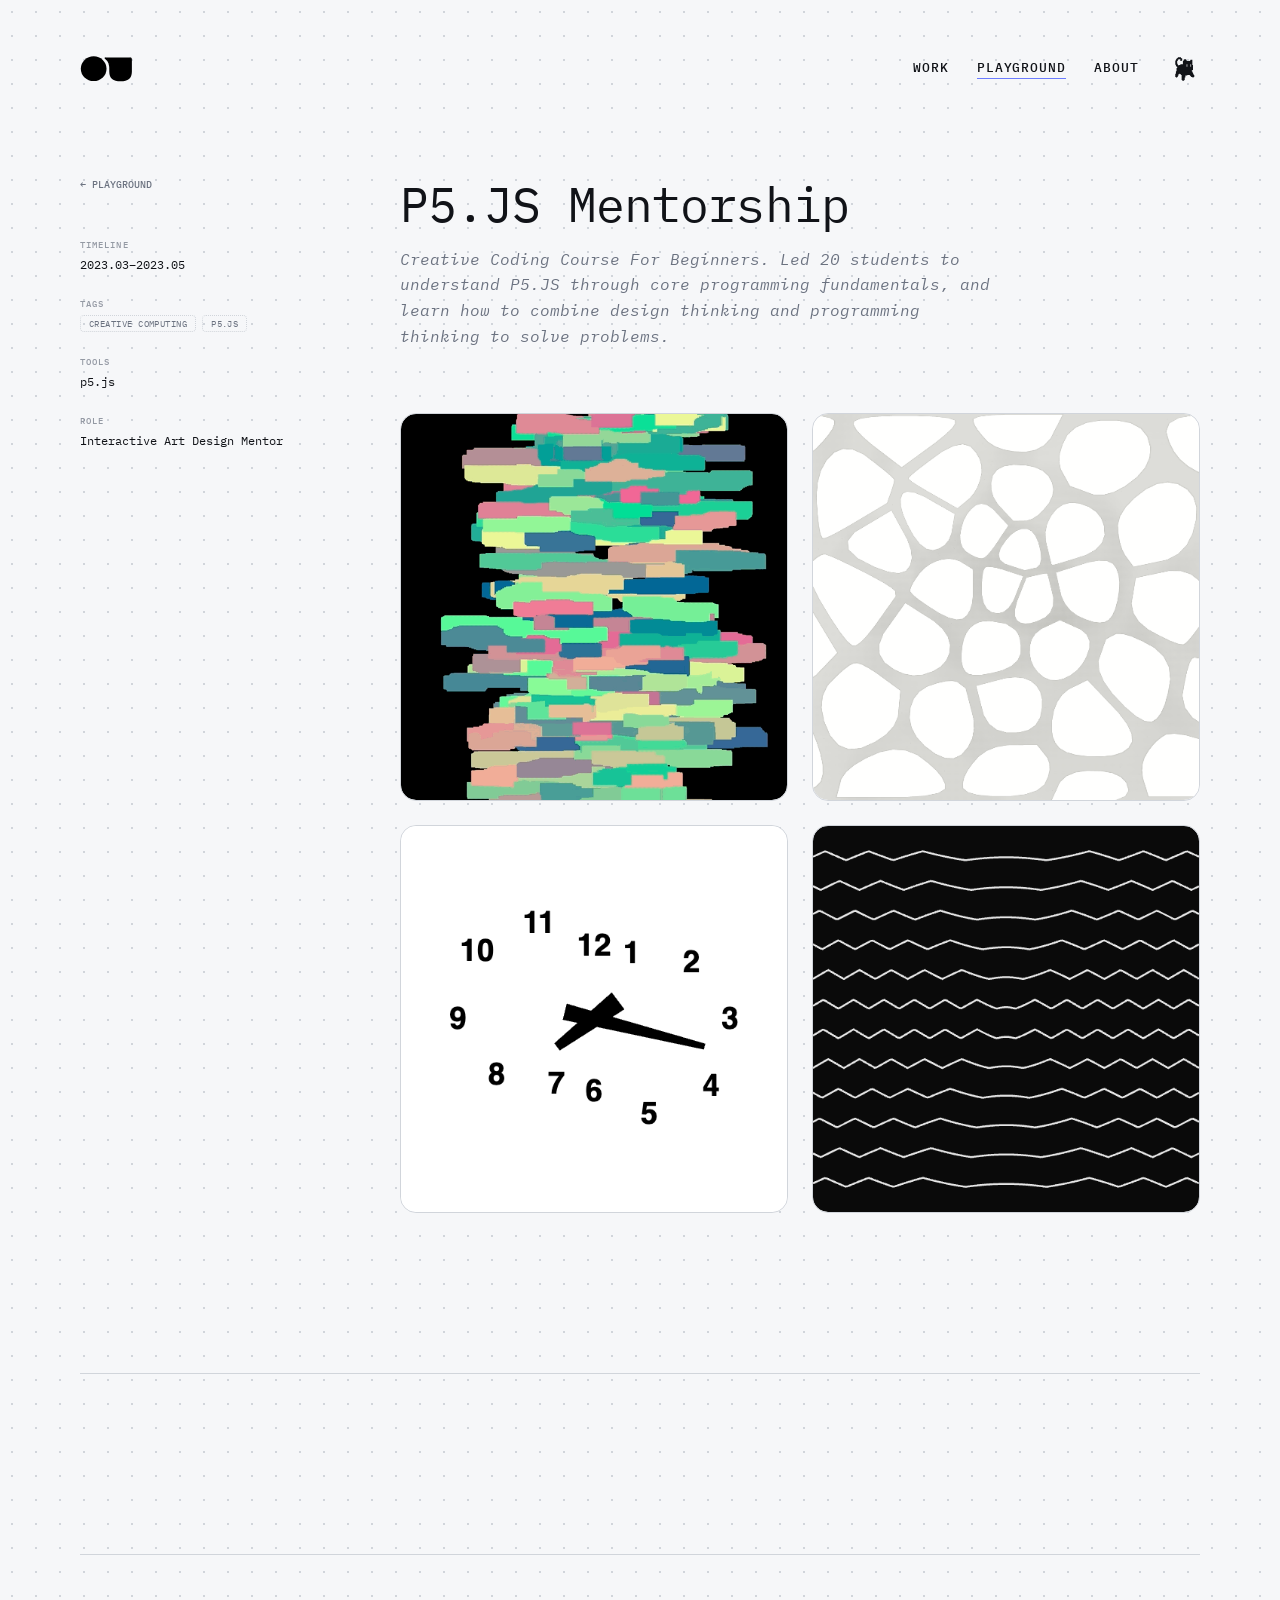
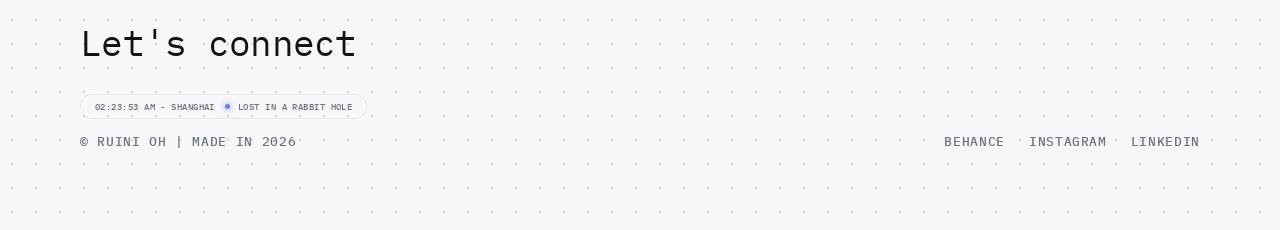
<file: playground/p5js-mentorship/index.html>
<html lang="en" data-theme="light">
<head>
<meta charset="UTF-8">
<meta name="viewport" content="width=device-width, initial-scale=1.0">
<title>P5.JS Mentorship — Playground</title>
<script>document.documentElement.dataset.theme = localStorage.getItem('ruini-theme') || 'light';</script>
<link href="https://fonts.googleapis.com/css2?family=IBM+Plex+Mono:ital,wght@0,400;0,500;0,600;1,400&display=swap" rel="stylesheet">
<link rel="stylesheet" href="../../css/tokens.css">
<link rel="stylesheet" href="../../Assets/system/css/playground-detail.css">
<style>
/* Page specific code aesthetic */
:root{--font:'IBM Plex Mono',monospace;--ease-spring:cubic-bezier(0.22,1,0.36,1);--ease-out:cubic-bezier(0.16,1,0.3,1)}
[data-theme="light"]{--bg:#F6F7F9;--bg-dot:#D1D5DB;--text-primary:#111318;--text-secondary:#6B7280;--border:#D1D5DB}
[data-theme="dark"]{--bg:#0a0a0a;--bg-dot:rgba(255,255,255,0.06);--text-primary:#ffffff;--text-secondary:rgba(255,255,255,0.4);--border:rgba(255,255,255,0.14)}
*,*::before,*::after{box-sizing:border-box;margin:0;padding:0}
body{font-family:var(--font);background:var(--bg);background-image:radial-gradient(circle,var(--bg-dot) 1px,transparent 1px);background-size:24px 24px;color:var(--text-primary);-webkit-font-smoothing:antialiased}
.scanlines{position:fixed;inset:0;pointer-events:none;z-index:50;background:linear-gradient(rgba(18,16,16,0) 50%,rgba(0,0,0,0.18) 50%),linear-gradient(90deg,rgba(255,0,0,0.04),rgba(0,255,0,0.015),rgba(0,0,255,0.04));background-size:100% 4px,3px 100%;opacity:0;transition:opacity .35s}
[data-theme="dark"] .scanlines{opacity:1}
.frame{position:fixed;inset:14px;pointer-events:none;z-index:40;border:1px solid rgba(255,255,255,0.05);opacity:0;transition:opacity .35s}
[data-theme="dark"] .frame{opacity:1}
.frame::before,.frame::after{content:'';position:absolute;width:26px;height:26px}
.frame::before{top:-1px;left:-1px;border-top:1.5px solid var(--accent);border-left:1.5px solid var(--accent)}
.frame::after{bottom:-1px;right:-1px;border-bottom:1.5px solid var(--accent);border-right:1.5px solid var(--accent)}
.page{max-width:1440px;margin:0 auto;padding:40px 80px;display:flex;flex-direction:column;position:relative;z-index:1}

/* Specific to mentorship gifs: Square grid */
.pg-media-grid .pg-media-item { aspect-ratio: 1/1; }
.pg-media-grid .pg-media-item img { height: 100%; object-fit: cover; }
</style>
</head>
<body>
<div class="scanlines" aria-hidden="true"></div>
<div class="frame" aria-hidden="true"></div>
<div class="page">
  <header id="global-header"></header>

  <div class="detail-layout">
    <aside class="detail-sidebar">
      <a href="../index.html" class="back-link">← Playground</a>
      
      <div class="meta-group">
        <div class="meta-item">
          <span class="meta-label">Timeline</span>
          <span class="meta-val">2023.03–2023.05</span>
        </div>
        <div class="meta-item">
          <span class="meta-label">Tags</span>
          <div class="meta-tags">
            <span class="meta-tag">Creative Computing</span>
            <span class="meta-tag">p5.js</span>
          </div>
        </div>
        <div class="meta-item">
          <span class="meta-label">Tools</span>
          <span class="meta-val">p5.js</span>
        </div>
        <div class="meta-item">
          <span class="meta-label">Role</span>
          <span class="meta-val">Interactive Art Design Mentor</span>
        </div>
      </div>
    </aside>

    <main class="detail-main">
      <div class="detail-header">
        <h1 class="detail-title">P5.JS Mentorship</h1>
        <p class="detail-summary">Creative Coding Course For Beginners. Led 20 students to understand P5.JS through core programming fundamentals, and learn how to combine design thinking and programming thinking to solve problems.</p>
      </div>

      <section class="pg-gallery">
        <div class="pg-media-grid">
          <div class="pg-media-item">
            <img src="../../Assets/Playground/interaction/p5js-mentorship/images/img-1.gif" alt="Student Work 1">
          </div>
          <div class="pg-media-item">
            <img src="../../Assets/Playground/interaction/p5js-mentorship/images/img-2.gif" alt="Student Work 2">
          </div>
          <div class="pg-media-item">
            <img src="../../Assets/Playground/interaction/p5js-mentorship/images/img-3.gif" alt="Student Work 3">
          </div>
          <div class="pg-media-item">
            <img src="../../Assets/Playground/interaction/p5js-mentorship/images/img-4.gif" alt="Student Work 4">
          </div>
        </div>
      </section>
    </main>
  </div>
  <footer class="global-footer"></footer>
</div>

<script src="../../Assets/system/js/global-ui.js"></script>
</body>
</html>
</file>
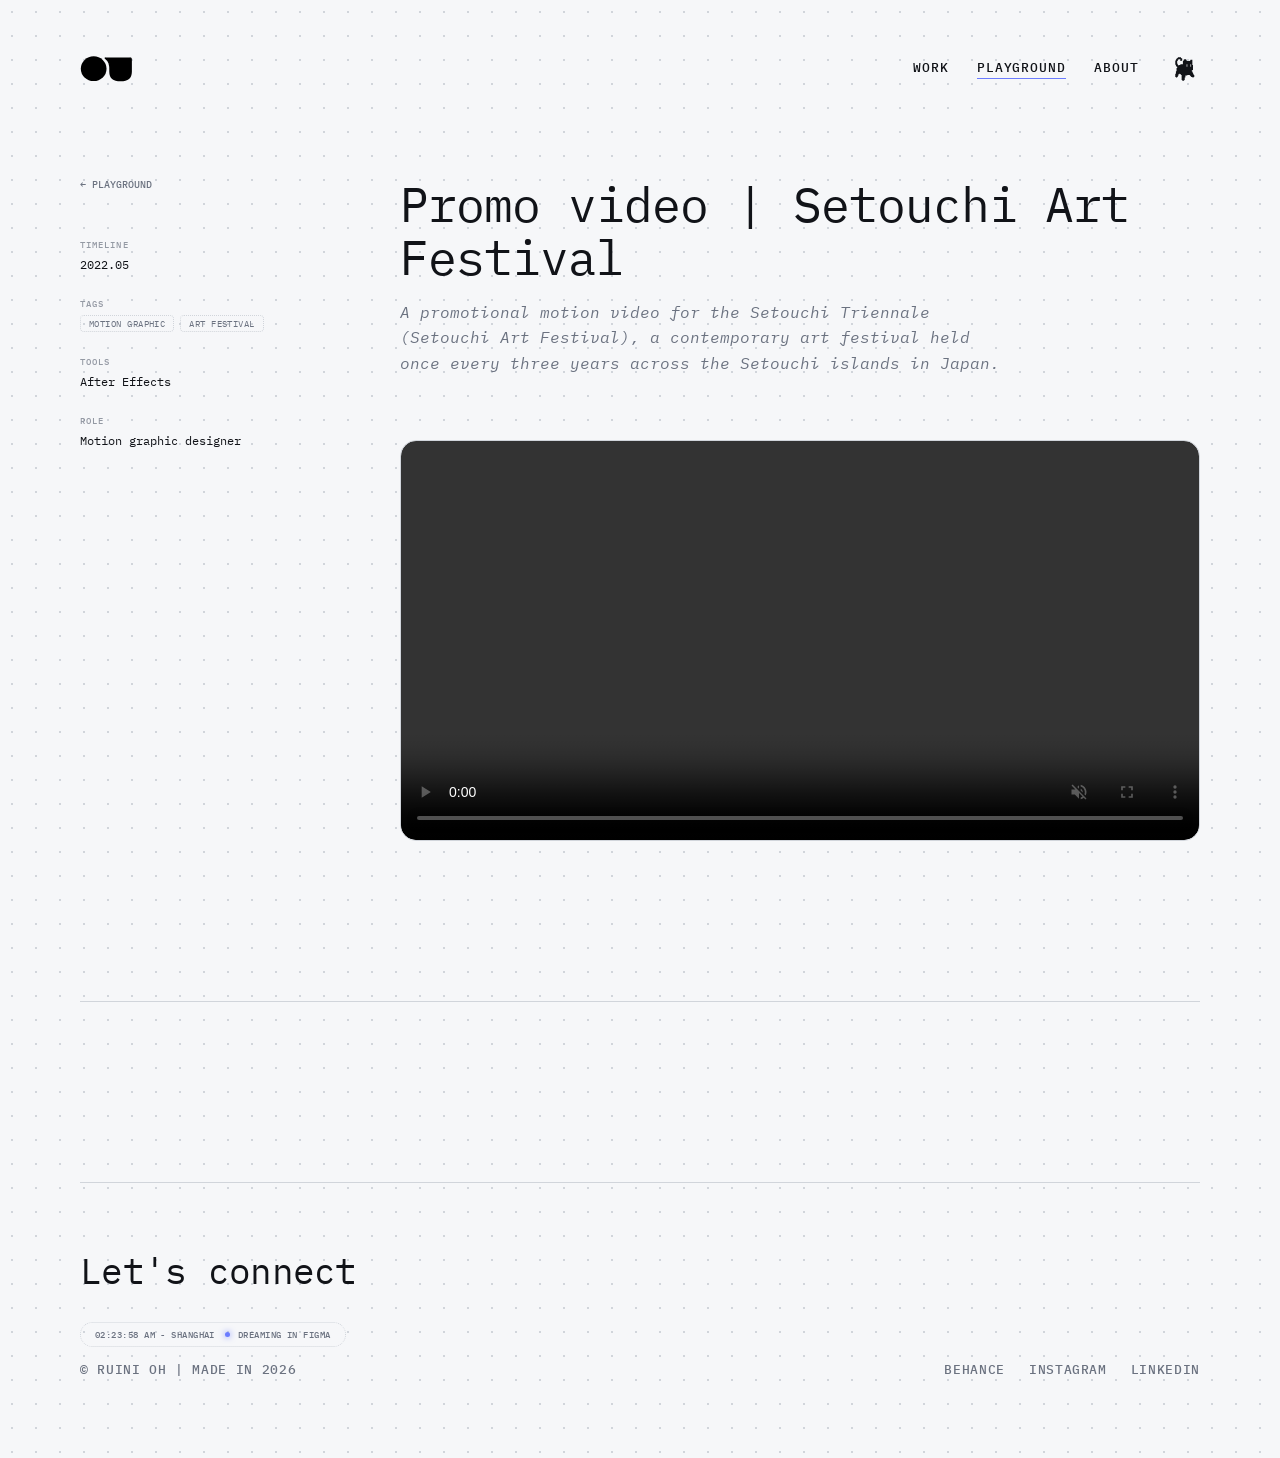
<file: playground/setouchi/index.html>
<html lang="en" data-theme="light">
<head>
<meta charset="UTF-8">
<meta name="viewport" content="width=device-width, initial-scale=1.0">
<title>Setouchi Art Festival — Playground</title>
<script>document.documentElement.dataset.theme = localStorage.getItem('ruini-theme') || 'light';</script>
<link href="https://fonts.googleapis.com/css2?family=IBM+Plex+Mono:ital,wght@0,400;0,500;0,600;1,400&display=swap" rel="stylesheet">
<link rel="stylesheet" href="../../css/tokens.css">
<link rel="stylesheet" href="../../Assets/system/css/playground-detail.css">
<style>
/* Page specific code aesthetic */
:root{--font:'IBM Plex Mono',monospace;--ease-spring:cubic-bezier(0.22,1,0.36,1);--ease-out:cubic-bezier(0.16,1,0.3,1)}
[data-theme="light"]{--bg:#F6F7F9;--bg-dot:#D1D5DB;--text-primary:#111318;--text-secondary:#6B7280;--border:#D1D5DB}
[data-theme="dark"]{--bg:#0a0a0a;--bg-dot:rgba(255,255,255,0.06);--text-primary:#ffffff;--text-secondary:rgba(255,255,255,0.4);--border:rgba(255,255,255,0.14)}
*,*::before,*::after{box-sizing:border-box;margin:0;padding:0}
body{font-family:var(--font);background:var(--bg);background-image:radial-gradient(circle,var(--bg-dot) 1px,transparent 1px);background-size:24px 24px;color:var(--text-primary);-webkit-font-smoothing:antialiased}
.scanlines{position:fixed;inset:0;pointer-events:none;z-index:50;background:linear-gradient(rgba(18,16,16,0) 50%,rgba(0,0,0,0.18) 50%),linear-gradient(90deg,rgba(255,0,0,0.04),rgba(0,255,0,0.015),rgba(0,0,255,0.04));background-size:100% 4px,3px 100%;opacity:0;transition:opacity .35s}
[data-theme="dark"] .scanlines{opacity:1}
.frame{position:fixed;inset:14px;pointer-events:none;z-index:40;border:1px solid rgba(255,255,255,0.05);opacity:0;transition:opacity .35s}
[data-theme="dark"] .frame{opacity:1}
.frame::before,.frame::after{content:'';position:absolute;width:26px;height:26px}
.frame::before{top:-1px;left:-1px;border-top:1.5px solid var(--accent);border-left:1.5px solid var(--accent)}
.frame::after{bottom:-1px;right:-1px;border-bottom:1.5px solid var(--accent);border-right:1.5px solid var(--accent)}
.page{max-width:1440px;margin:0 auto;padding:40px 80px;display:flex;flex-direction:column;position:relative;z-index:1}
</style>
</head>
<body>
<div class="scanlines" aria-hidden="true"></div>
<div class="frame" aria-hidden="true"></div>
<div class="page">
  <header id="global-header"></header>

  <div class="detail-layout">
    <aside class="detail-sidebar">
      <a href="../index.html" class="back-link">← Playground</a>
      
      <div class="meta-group">
        <div class="meta-item">
          <span class="meta-label">Timeline</span>
          <span class="meta-val">2022.05</span>
        </div>
        <div class="meta-item">
          <span class="meta-label">Tags</span>
          <div class="meta-tags">
            <span class="meta-tag">Motion graphic</span>
            <span class="meta-tag">Art Festival</span>
          </div>
        </div>
        <div class="meta-item">
          <span class="meta-label">Tools</span>
          <span class="meta-val">After Effects</span>
        </div>
        <div class="meta-item">
          <span class="meta-label">Role</span>
          <span class="meta-val">Motion graphic designer</span>
        </div>
      </div>
    </aside>

    <main class="detail-main">
      <div class="detail-header">
        <h1 class="detail-title">Promo video | Setouchi Art Festival</h1>
        <p class="detail-summary">A promotional motion video for the Setouchi Triennale (Setouchi Art Festival), a contemporary art festival held once every three years across the Setouchi islands in Japan.</p>
      </div>

      <section class="pg-gallery">
        <div class="pg-media-hero">
          <video src="../../Assets/Playground/interaction/setouchi/video.mp4" controls autoplay muted loop playsinline></video>
        </div>
      </section>
    </main>
  </div>

  <footer class="global-footer"></footer>
</div>

<script src="../../Assets/system/js/global-ui.js"></script>
</body>
</html>
</file>
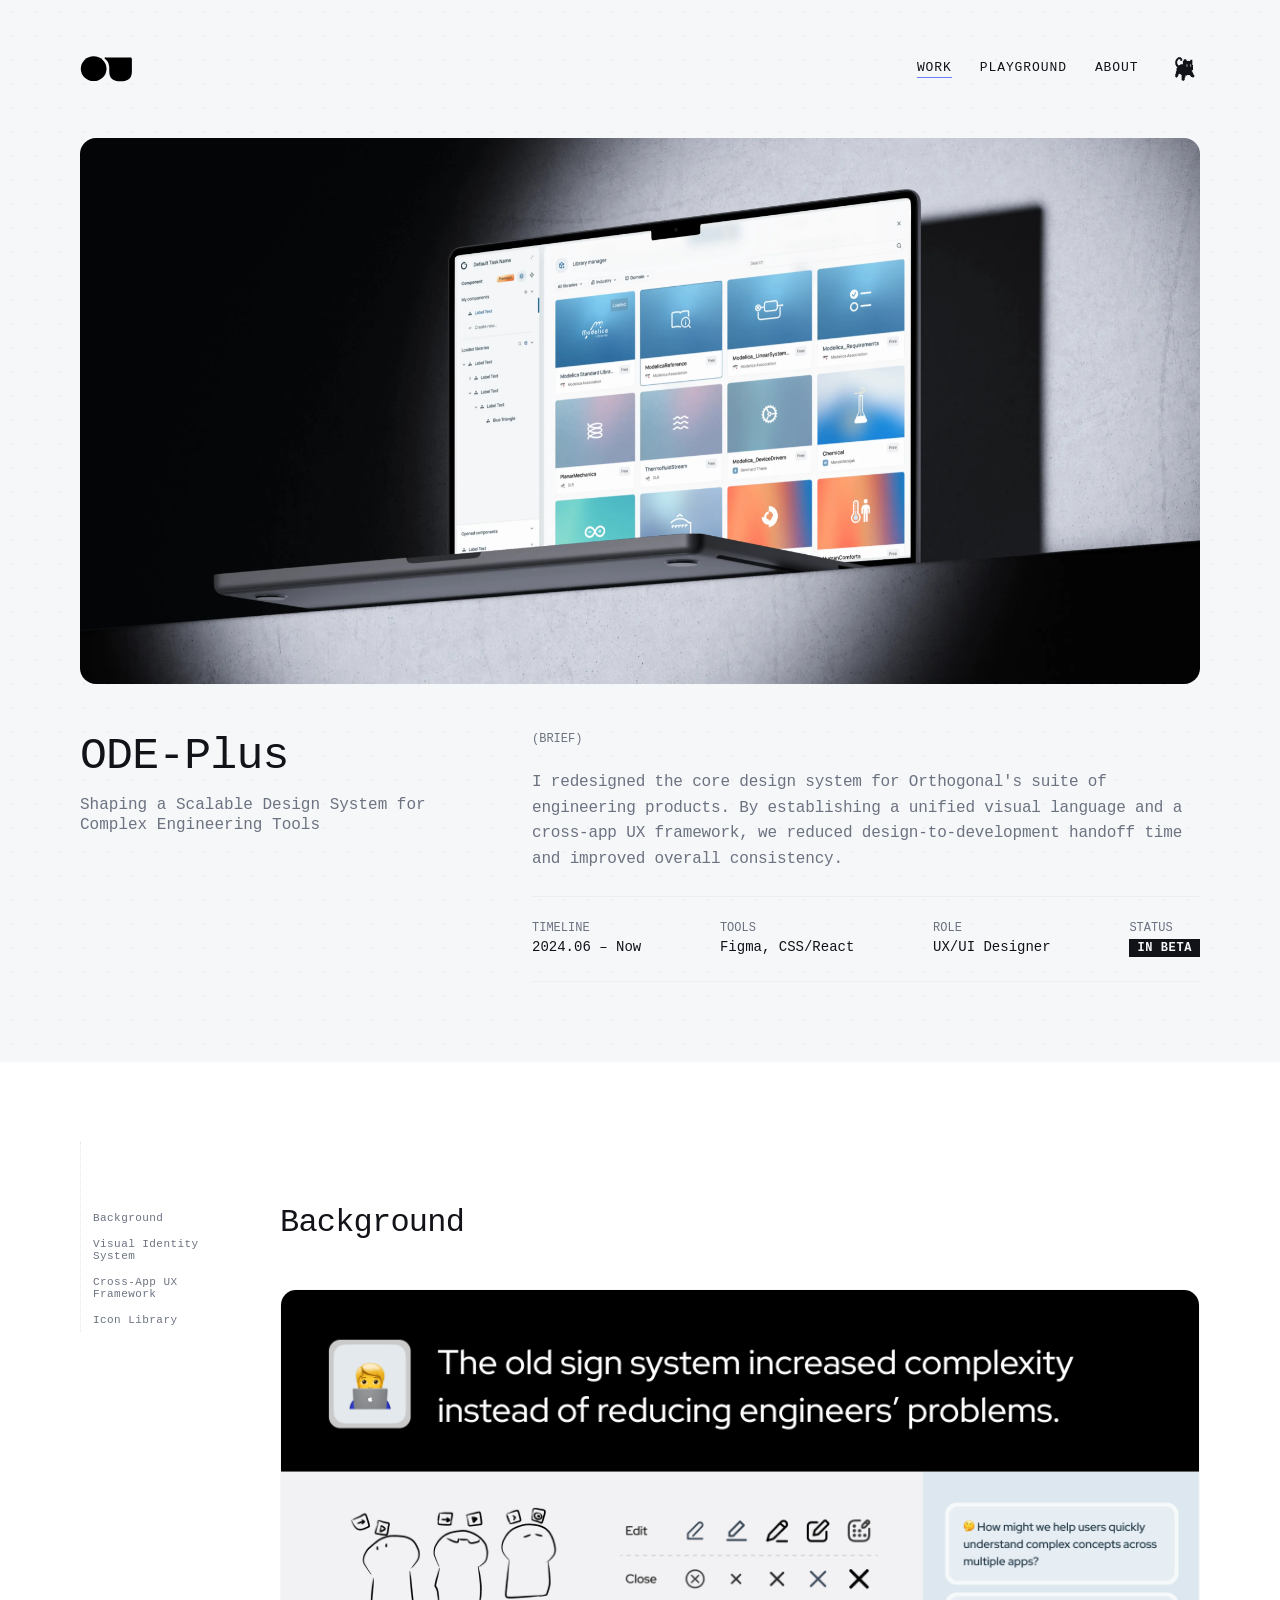
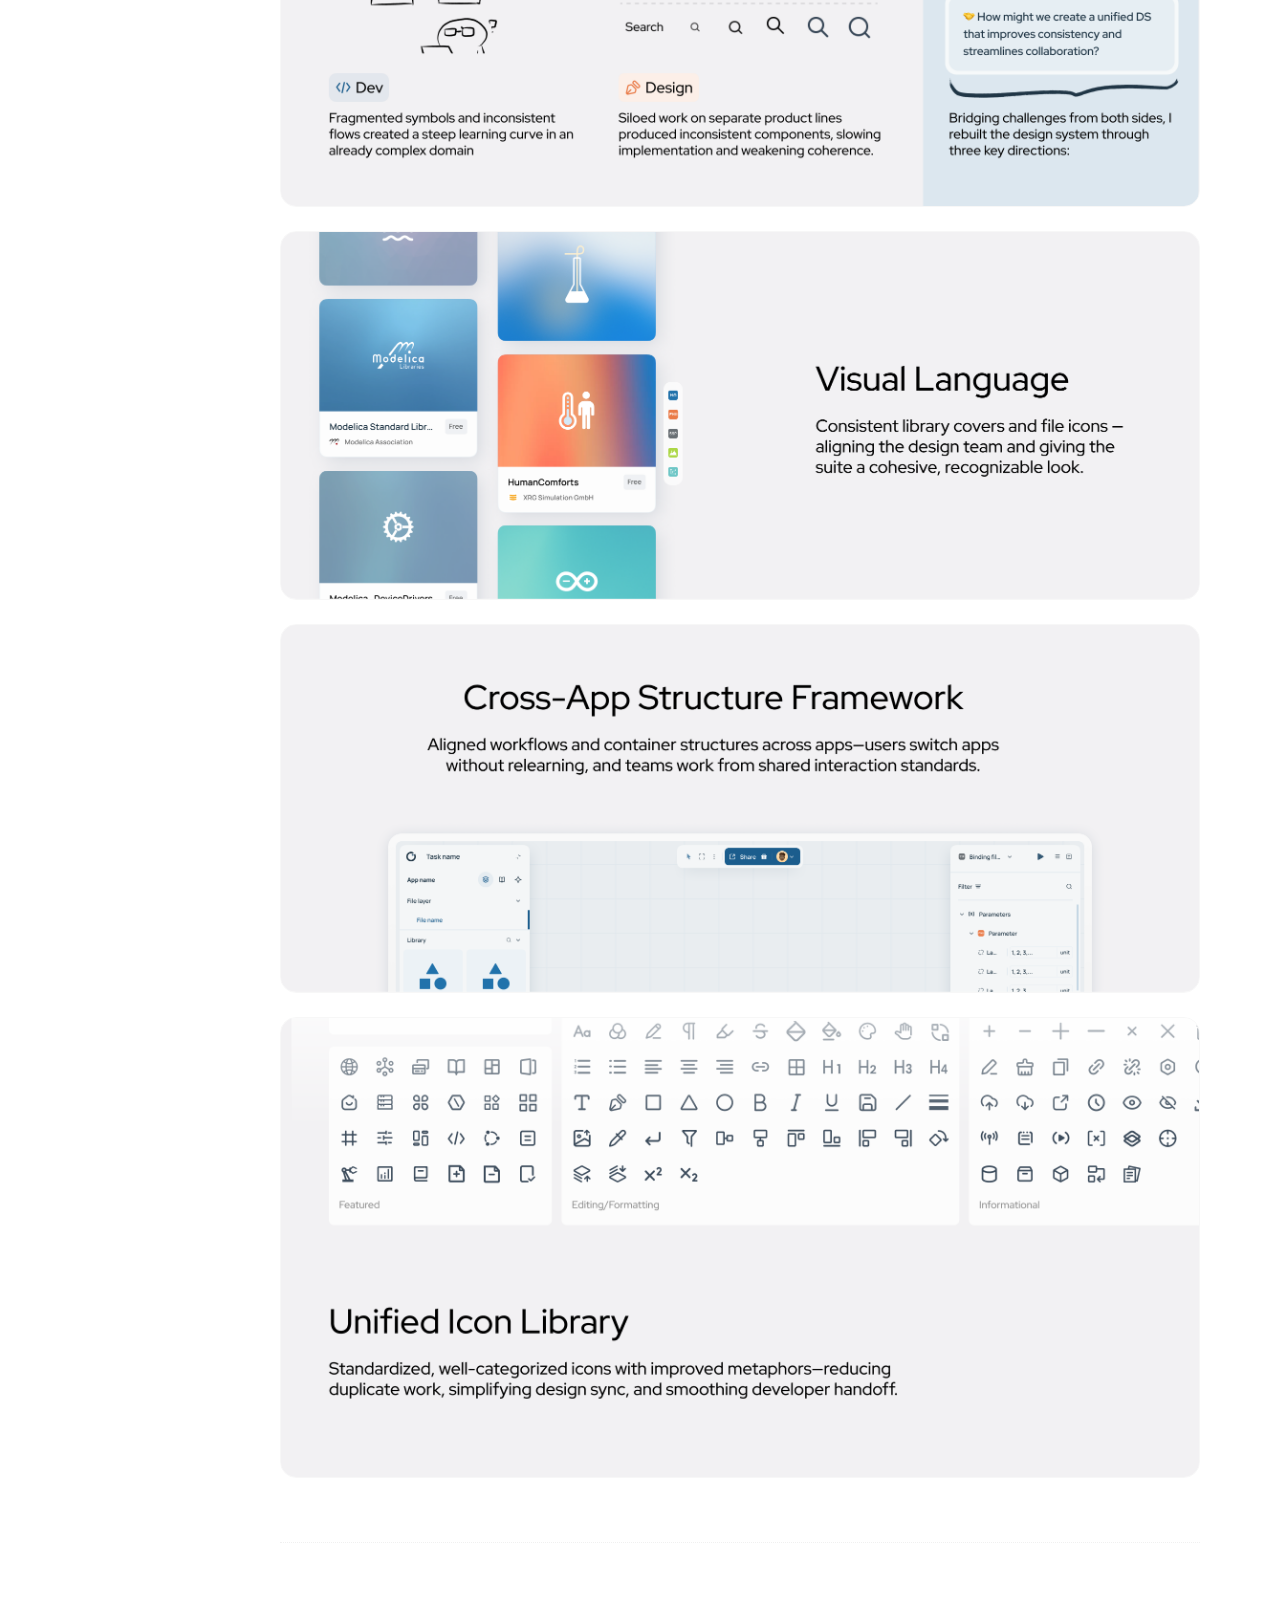
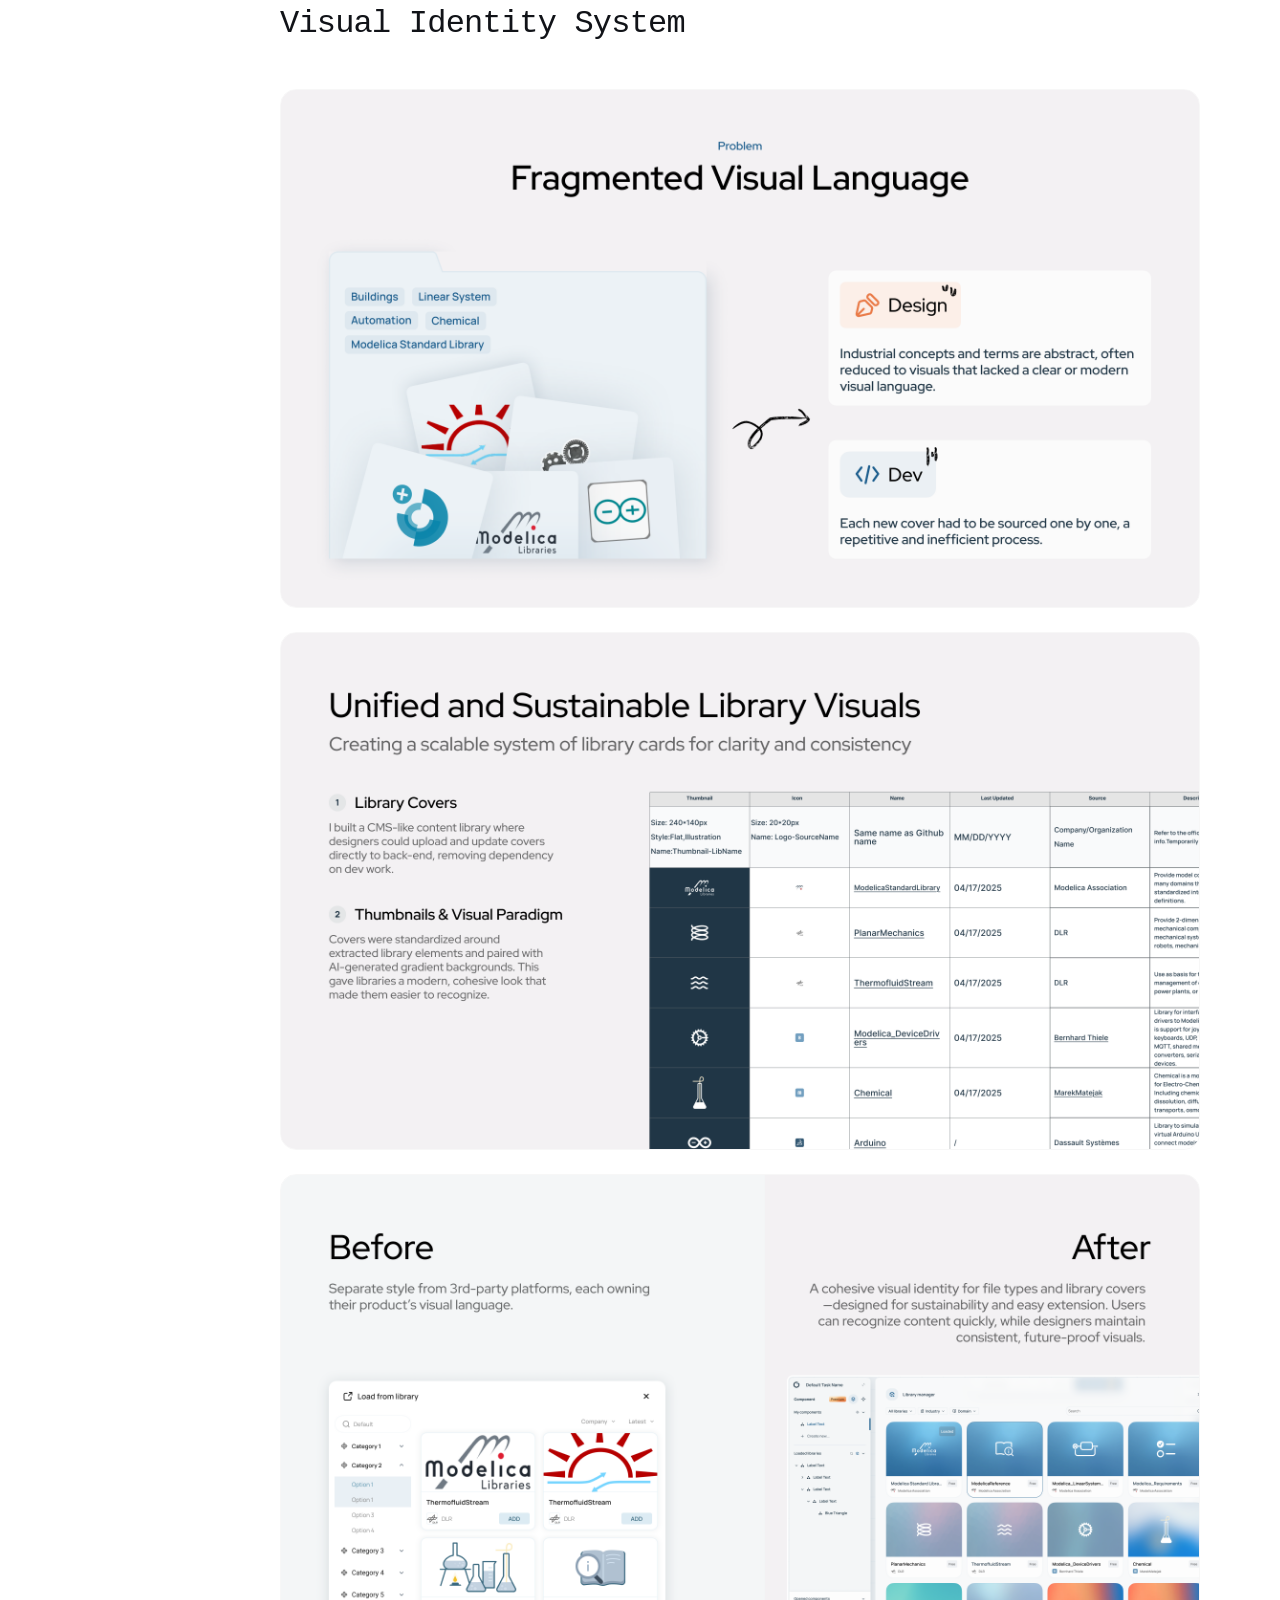
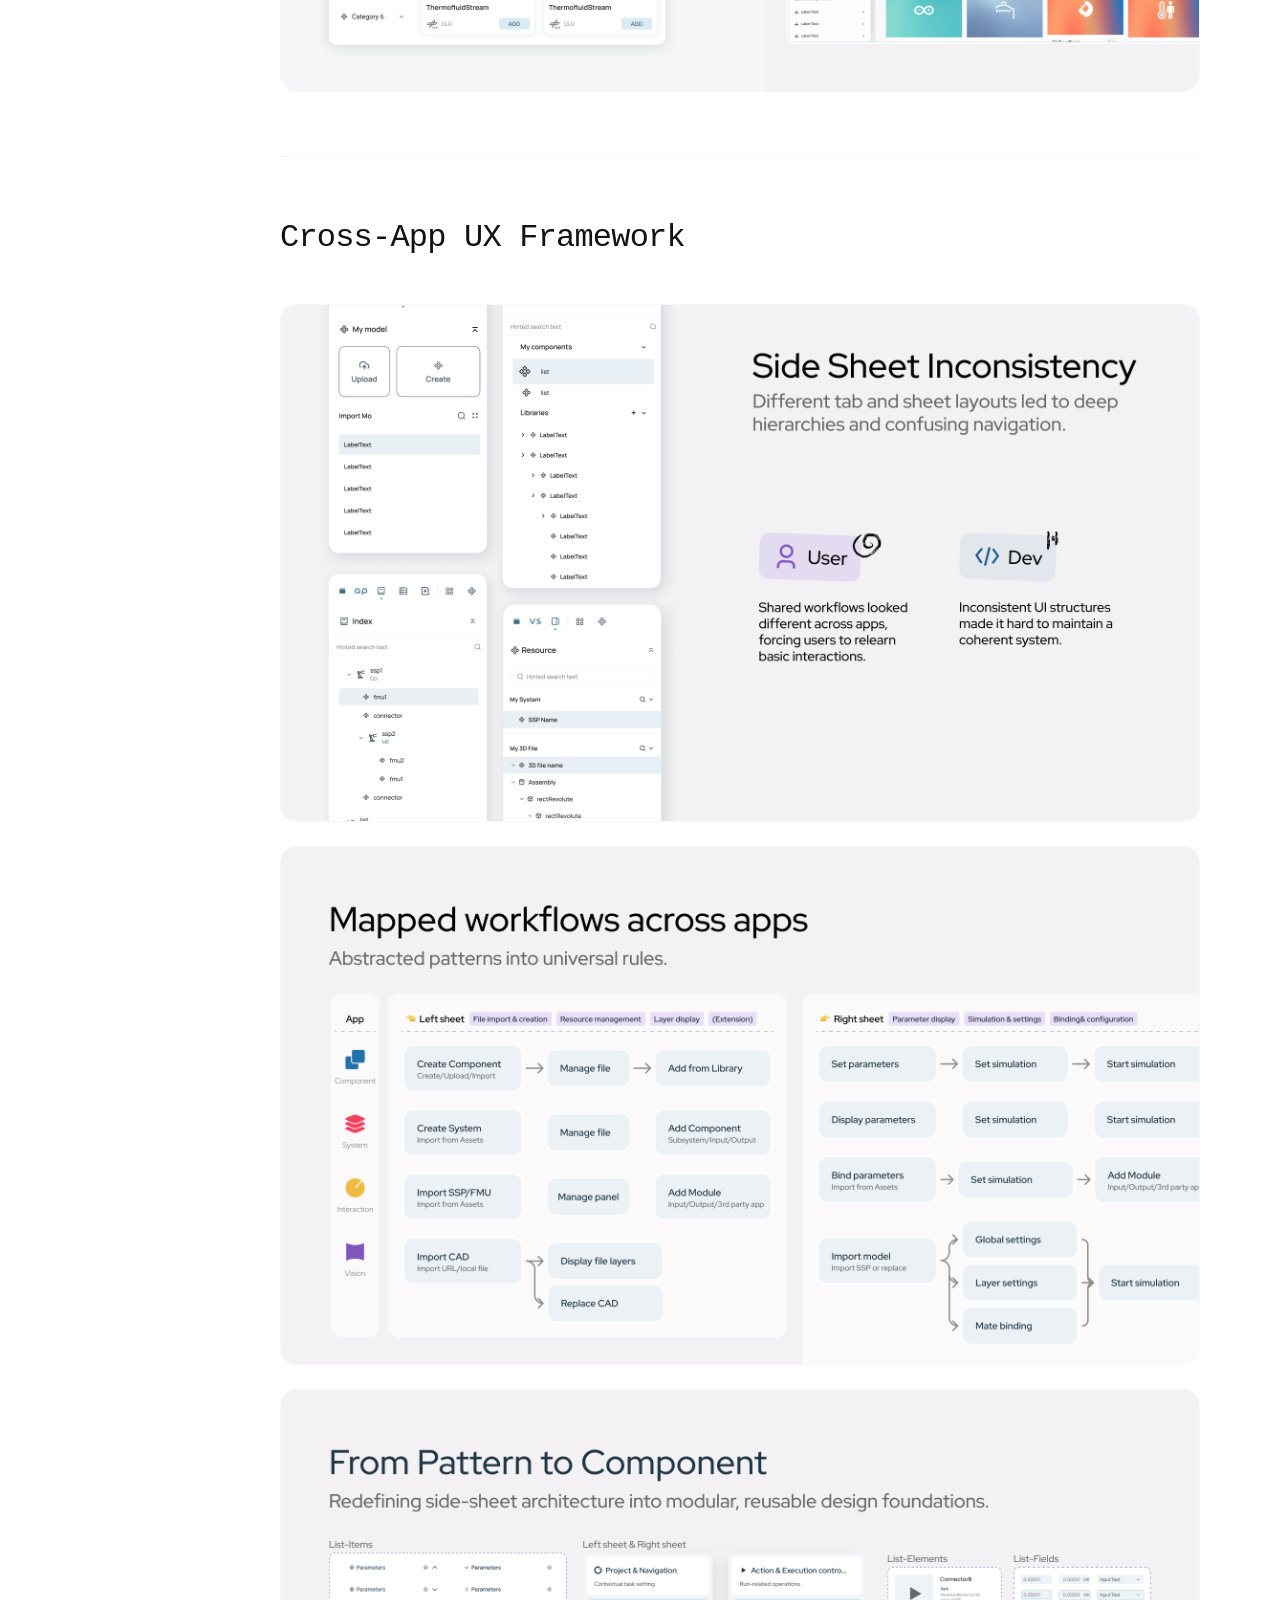
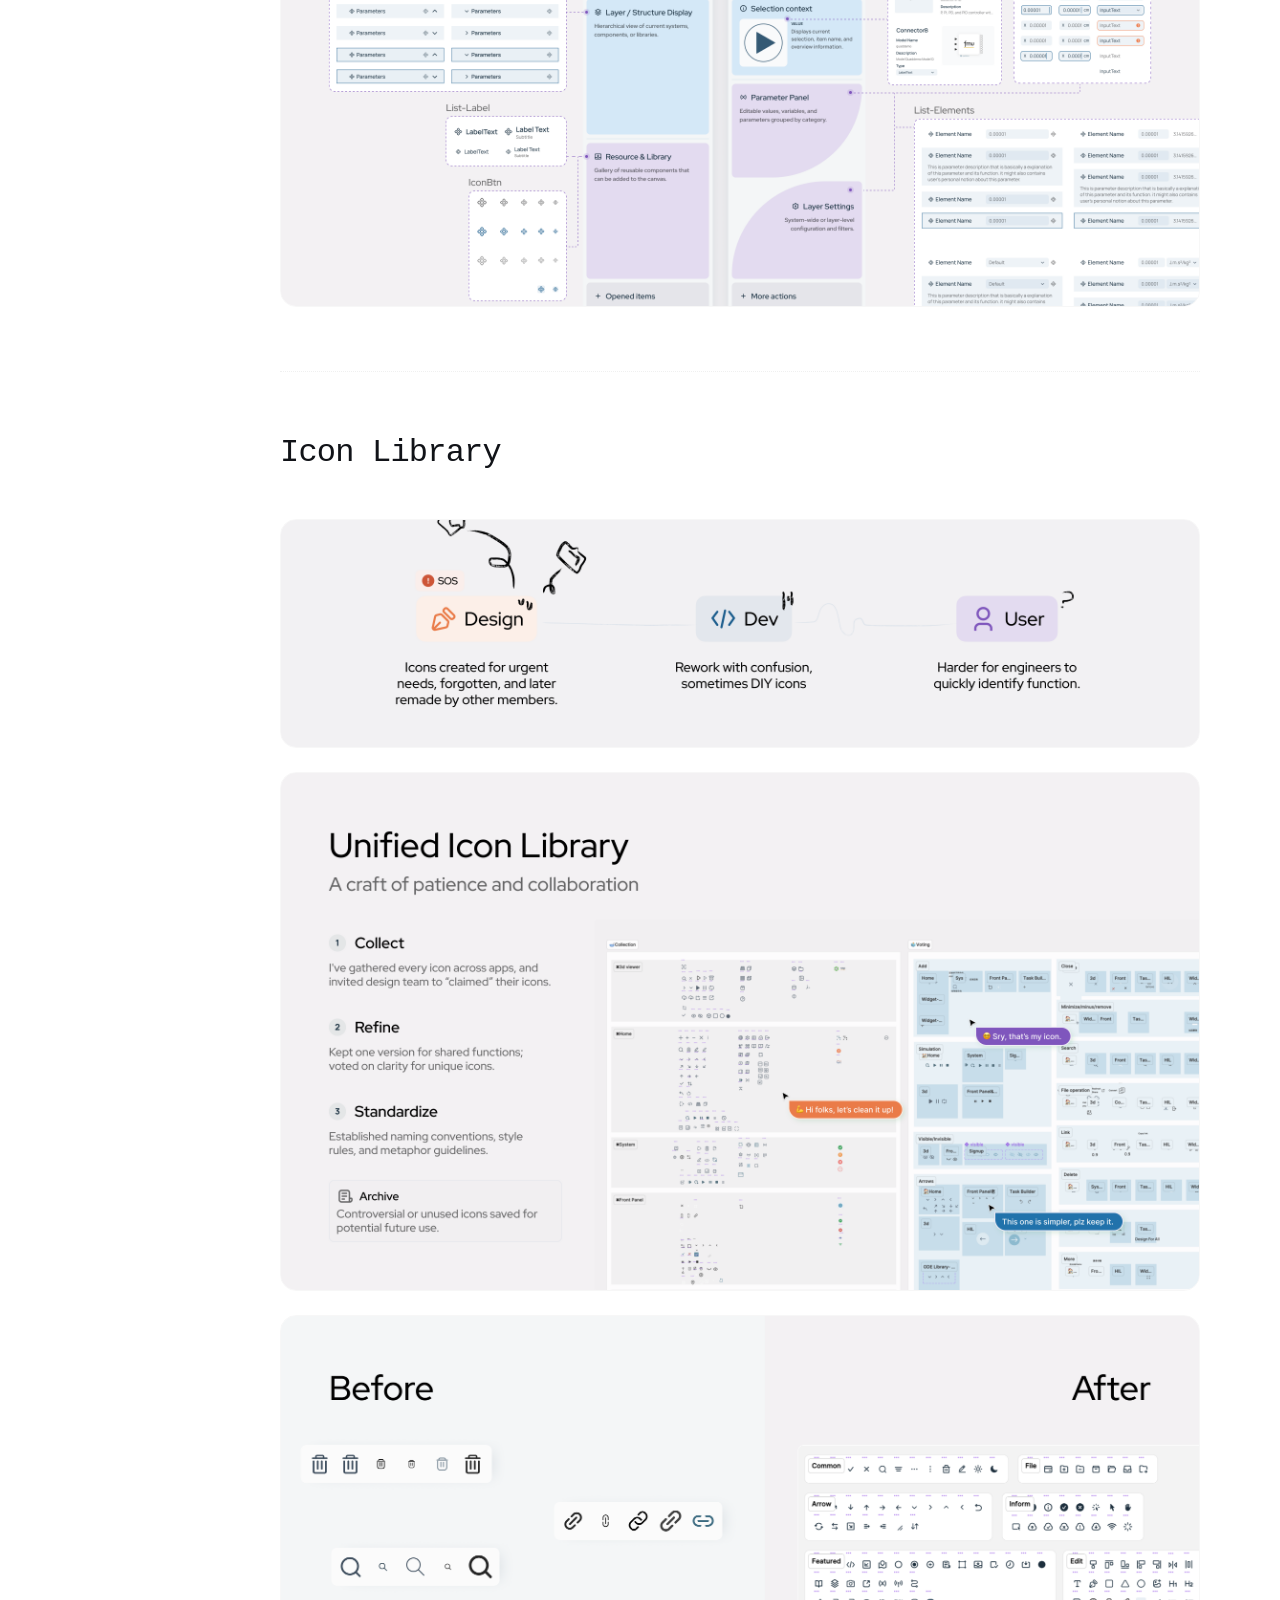
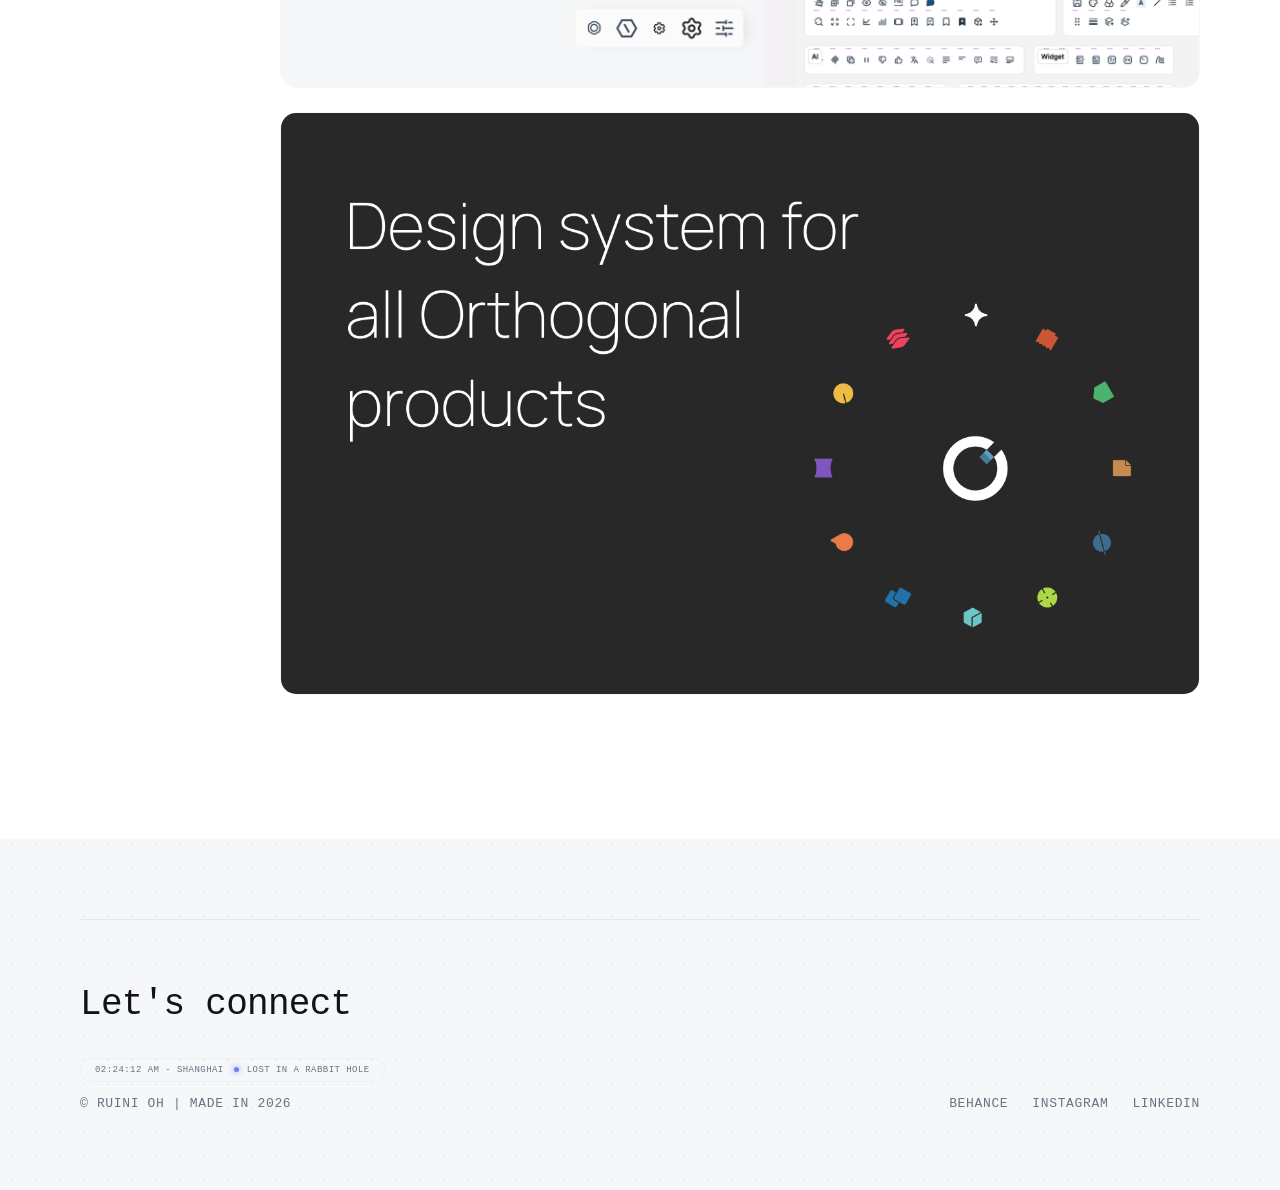
<file: work/ode-plus/index.html>
<!DOCTYPE html>
<html lang="en" data-theme="light">
<head>
  <meta charset="UTF-8">
  <meta name="viewport" content="width=device-width, initial-scale=1.0">
  <title>ODE Plus — Case Study</title>
  <link rel="stylesheet" href="../../css/tokens.css">
  <link rel="stylesheet" href="../../css/global-ui.css">
  <script>
    (function(){var t=localStorage.getItem('ruini-theme');if(t)document.documentElement.setAttribute('data-theme',t)})();
  </script>
  <style>
    *, *::before, *::after { box-sizing: border-box; margin: 0; padding: 0; }
    html, body { height: 100%; scroll-behavior: smooth; }
    body {
      font-family: var(--font);
      background: var(--bg);
      background-image: radial-gradient(circle, var(--bg-dot) 1px, transparent 1px);
      background-size: 24px 24px;
      color: var(--text-primary);
      -webkit-font-smoothing: antialiased;
      transition: background-color .35s, color .35s;
    }

    /* ─── Page-Level Tokens ─── */
    :root {
      --cs-section-bg: #ffffff;
      --cs-card-bg: #FAFAFA;
      --cs-card-border: rgba(0,0,0,0.03);
      --cs-icon-bg: rgba(242,242,245,0.5);
      --cs-callout-bg: #FAFAFA;
      --cs-img-inner-bg: #ffffff;
      --cs-section-divider: rgba(0,0,0,0.06);
      --cs-gradient-orange: rgba(234,123,72,0.10);
      --cs-gradient-teal: rgba(33,114,171,0.05);
      --cs-logo-bg: #ffffff;
      --cs-logo-shadow: rgba(0,0,0,0.05);
      --cs-logo-shadow-strong: rgba(0,0,0,0.10);
      --cs-pill-border: #CCCCCC;
      --cs-quote-border: var(--text-primary);
    }
    [data-theme="dark"] {
      --cs-section-bg: #111318;
      --cs-card-bg: rgba(255,255,255,0.04);
      --cs-card-border: var(--border);
      --cs-icon-bg: rgba(255,255,255,0.06);
      --cs-callout-bg: rgba(255,255,255,0.04);
      --cs-img-inner-bg: rgba(255,255,255,0.04);
      --cs-section-divider: var(--border);
      --cs-gradient-orange: rgba(234,123,72,0.06);
      --cs-gradient-teal: rgba(33,114,171,0.04);
      --cs-logo-bg: rgba(255,255,255,0.08);
      --cs-logo-shadow: rgba(0,0,0,0.3);
      --cs-logo-shadow-strong: rgba(0,0,0,0.4);
      --cs-pill-border: var(--border);
      --cs-quote-border: rgba(255,255,255,0.6);
    }

    .page { max-width: 1440px; margin: 0 auto; padding: 40px 80px; }

    /* ─── Hero ─── */
    .cs-hero { margin-top: 40px; display: flex; flex-direction: column; gap: 48px; }
    .cs-cover { width: 100%; display: flex; justify-content: center; }
    .cs-cover img { max-width: 1280px; width: 100%; max-height: 546px; object-fit: cover; display: block; border-radius: var(--radius); }
    .cs-split { display: flex; gap: 72px; }

    /* Title column */
    .cs-title-col { width: 380px; flex-shrink: 0; display: flex; flex-direction: column; gap: 16px; }
    .cs-title { font-size: clamp(32px, 3.5vw, 48px); font-weight: 400; line-height: 1.08; letter-spacing: -0.8px; }
    .cs-subtitle { font-size: 16px; font-weight: 500; color: var(--text-secondary); line-height: 1.2; }

    /* Info column */
    .cs-info-col { flex: 1; display: flex; flex-direction: column; gap: 24px; }
    .cs-brief-label { font-size: 12px; font-weight: 400; text-transform: uppercase; color: var(--text-secondary); }
    .cs-brief { font-size: 16px; font-weight: 500; color: var(--text-secondary); line-height: 1.6; letter-spacing: -0.18px; }
    .cs-divider { width: 100%; height: 1px; background: var(--cs-card-border); }
    .cs-meta-grid { display: flex; flex-wrap: wrap; justify-content: space-between; gap: 16px; }
    .cs-meta-item { display: flex; flex-direction: column; gap: 4px; }
    .cs-meta-label { font-size: 12px; font-weight: 400; text-transform: uppercase; color: var(--text-secondary); }
    .cs-meta-val { font-size: 14px; font-weight: 500; }
    .cs-status-pill { display: inline-flex; padding: 2px 8px; background: var(--text-primary); color: var(--bg); font-size: 12px; font-weight: 600; text-transform: uppercase; letter-spacing: 0.05em; text-decoration: none; width: fit-content; transition: opacity .2s; cursor: default; }
    .cs-status-pill:hover { opacity: 0.9; }

    /* ─── Body Layout (TOC + Main) ─── */
    .cs-body-wrapper { background: var(--cs-section-bg); margin: 80px -80px 0 -80px; padding: 80px; transition: background .35s; }
    .cs-body { display: grid; grid-template-columns: 160px 1fr; gap: 40px; max-width: 1440px; margin: 0 auto; }

    /* ─── TOC Sidebar ─── */
    .cs-toc { position: sticky; top: 80px; align-self: start; display: flex; flex-direction: column; gap: 2px; padding: 64px 0 0 12px; border-left: 1px dotted var(--border); transition: border-color .35s; }
    .cs-toc-link {
      font-size: 11px; font-weight: 400; letter-spacing: 0.04em;
      color: var(--text-secondary); text-decoration: none;
      padding: 6px 0; transition: color .15s;
    }
    .cs-toc-link:hover { color: var(--text-primary); }
    .cs-toc-link.active { color: var(--text-primary); font-weight: 500; }

    /* ─── Main Content ─── */
    .cs-main { display: flex; flex-direction: column; }

    /* Section wrapper */
    .cs-section {
      padding: 64px 0;
      display: flex; flex-direction: column; gap: 48px;
    }
    .cs-section + .cs-section { border-top: 1px dotted var(--cs-section-divider); }

    /* Section header */
    .cs-heading { font-size: clamp(24px, 2.5vw, 36px); font-weight: 400; line-height: 1.08; letter-spacing: -0.8px; }
    .cs-desc { font-size: 16px; font-weight: 500; line-height: 1.5; letter-spacing: -0.18px; color: var(--text-secondary); max-width: 600px; }

    .cs-image-stack { display: flex; flex-direction: column; gap: 24px; }
    .cs-image-stack img { width: 100%; display: block; border-radius: var(--radius); border: 1px solid var(--cs-card-border); }

    /* ─── Responsive ─── */
    @media (max-width: 960px) {
      .page { padding: 32px; }
      .cs-split { flex-direction: column; gap: 40px; }
      .cs-title-col { width: 100%; }
      .cs-body { grid-template-columns: 1fr; }
      .cs-toc { display: none; }
      .cs-section { padding: 40px 24px; }
    }
    @media (max-width: 768px) {
      .page { padding: 16px; }
      .cs-hero { margin-top: 20px; gap: 28px; }
      .cs-cover img { max-height: 280px; border-radius: 10px; }
      .cs-split { gap: 24px; }
      .cs-title { font-size: clamp(26px, 7vw, 36px); }
      .cs-subtitle { font-size: 14px; }
      .cs-brief { font-size: 14px; }
      .cs-brief-label { font-size: 10px; }
      .cs-meta-grid { gap: 12px; }
      .cs-meta-label { font-size: 10px; }
      .cs-meta-val { font-size: 13px; }
      .cs-status-pill { font-size: 10px; }
      .cs-body-wrapper { margin: 40px -16px 0 -16px; padding: 32px 16px; }
      .cs-section { padding: 32px 0; gap: 28px; }
      .cs-heading { font-size: clamp(20px, 5.5vw, 28px); }
      .cs-desc { font-size: 14px; }
    }
  </style>
</head>
<body>
  <div class="page">
  <!-- ═══ HERO ═══ -->
  <article class="cs-hero" id="top">
    <div class="cs-cover">
      <img src="../../Assets/Cases/ode-plus/cover.png" alt="ODE Plus Cover">
    </div>

    <div class="cs-split">
      <div class="cs-title-col">
        <h1 class="cs-title">ODE-Plus</h1>
        <h2 class="cs-subtitle">Shaping a Scalable Design System for Complex Engineering Tools</h2>
      </div>
      <div class="cs-info-col">
        <span class="cs-brief-label">(brief)</span>
        <p class="cs-brief">I redesigned the core design system for Orthogonal's suite of engineering products. By establishing a unified visual language and a cross-app UX framework, we reduced design-to-development handoff time and improved overall consistency.</p>
        <div class="cs-divider"></div>
        <div class="cs-meta-grid">
          <div class="cs-meta-item">
            <span class="cs-meta-label">Timeline</span>
            <span class="cs-meta-val">2024.06 – Now</span>
          </div>
          <div class="cs-meta-item">
            <span class="cs-meta-label">Tools</span>
            <span class="cs-meta-val">Figma, CSS/React</span>
          </div>
          <div class="cs-meta-item">
            <span class="cs-meta-label">Role</span>
            <span class="cs-meta-val">UX/UI Designer</span>
          </div>
          <div class="cs-meta-item">
            <span class="cs-meta-label">Status</span>
            <div class="cs-status-pill">In Beta</div>
          </div>
        </div>
        <div class="cs-divider"></div>
      </div>
    </div>
  </article>

  <!-- ═══ BODY: TOC + MAIN ═══ -->
  <div class="cs-body-wrapper">
    <div class="cs-body">

      <!-- TOC Sidebar -->
      <aside class="cs-toc" id="cs-toc">
        <a href="#background" class="cs-toc-link" data-section="background">Background</a>
        <a href="#visual-identity" class="cs-toc-link" data-section="visual-identity">Visual Identity System</a>
        <a href="#ux-framework" class="cs-toc-link" data-section="ux-framework">Cross-App UX Framework</a>
        <a href="#icon-library" class="cs-toc-link" data-section="icon-library">Icon Library</a>
      </aside>

      <!-- Main Content -->
      <main class="cs-main">

      <!-- ── 01. Background ── -->
      <section id="background" class="cs-section">
        <h2 class="cs-heading">Background</h2>
        <div class="cs-image-stack">
          <img src="../../Assets/Cases/ode-plus/section-1/background-0.png" alt="Background">
          <img src="../../Assets/Cases/ode-plus/section-1/background-1.png" alt="Background Analysis">
          <img src="../../Assets/Cases/ode-plus/section-1/background-2.png" alt="Background Analysis">
          <img src="../../Assets/Cases/ode-plus/section-1/background-3.png" alt="Background Analysis">
        </div>
      </section>

      <!-- ── 02. Visual Identity System ── -->
      <section id="visual-identity" class="cs-section">
        <h2 class="cs-heading">Visual Identity System</h2>
        <div class="cs-image-stack">
          <img src="../../Assets/Cases/ode-plus/section-2/design-1-1.png" alt="Visual Identity">
          <img src="../../Assets/Cases/ode-plus/section-2/design-1-2.png" alt="Visual Identity">
          <img src="../../Assets/Cases/ode-plus/section-2/design-1-3.png" alt="Visual Identity">
        </div>
      </section>

      <!-- ── 03. Cross-App UX Framework ── -->
      <section id="ux-framework" class="cs-section">
        <h2 class="cs-heading">Cross-App UX Framework</h2>
        <div class="cs-image-stack">
          <img src="../../Assets/Cases/ode-plus/section-3/design-2-1.png" alt="UX Framework">
          <img src="../../Assets/Cases/ode-plus/section-3/design-2-2.png" alt="UX Framework">
          <img src="../../Assets/Cases/ode-plus/section-3/design-2-3.png" alt="UX Framework">
        </div>
      </section>

      <!-- ── 04. Icon Library ── -->
      <section id="icon-library" class="cs-section">
        <h2 class="cs-heading">Icon Library</h2>
        <div class="cs-image-stack">
          <img src="../../Assets/Cases/ode-plus/section-4/design3-1.png" alt="Icon Library">
          <img src="../../Assets/Cases/ode-plus/section-4/design3-2.png" alt="Icon Library">
          <img src="../../Assets/Cases/ode-plus/section-4/design3-3.png" alt="Icon Library">
          <img src="../../Assets/Cases/ode-plus/section-4/final.png" alt="Final Overview">
        </div>
      </section>

      </main>
    </div>
  </div>
</div>

<script src="../../Assets/system/js/global-ui.js"></script>
<script>
  (function() {
    const tocLinks = document.querySelectorAll('.cs-toc-link');
    const sections = document.querySelectorAll('.cs-main section[id]');

    function updateActive() {
      let currentId = '';
      sections.forEach(section => {
        if (window.scrollY >= section.offsetTop - 160) {
          currentId = section.id;
        }
      });
      tocLinks.forEach(link => {
        link.classList.toggle('active', link.dataset.section === currentId);
      });
    }

    window.addEventListener('scroll', updateActive, { passive: true });
    updateActive();
  })();
</script>
</body>
</html>
</file>
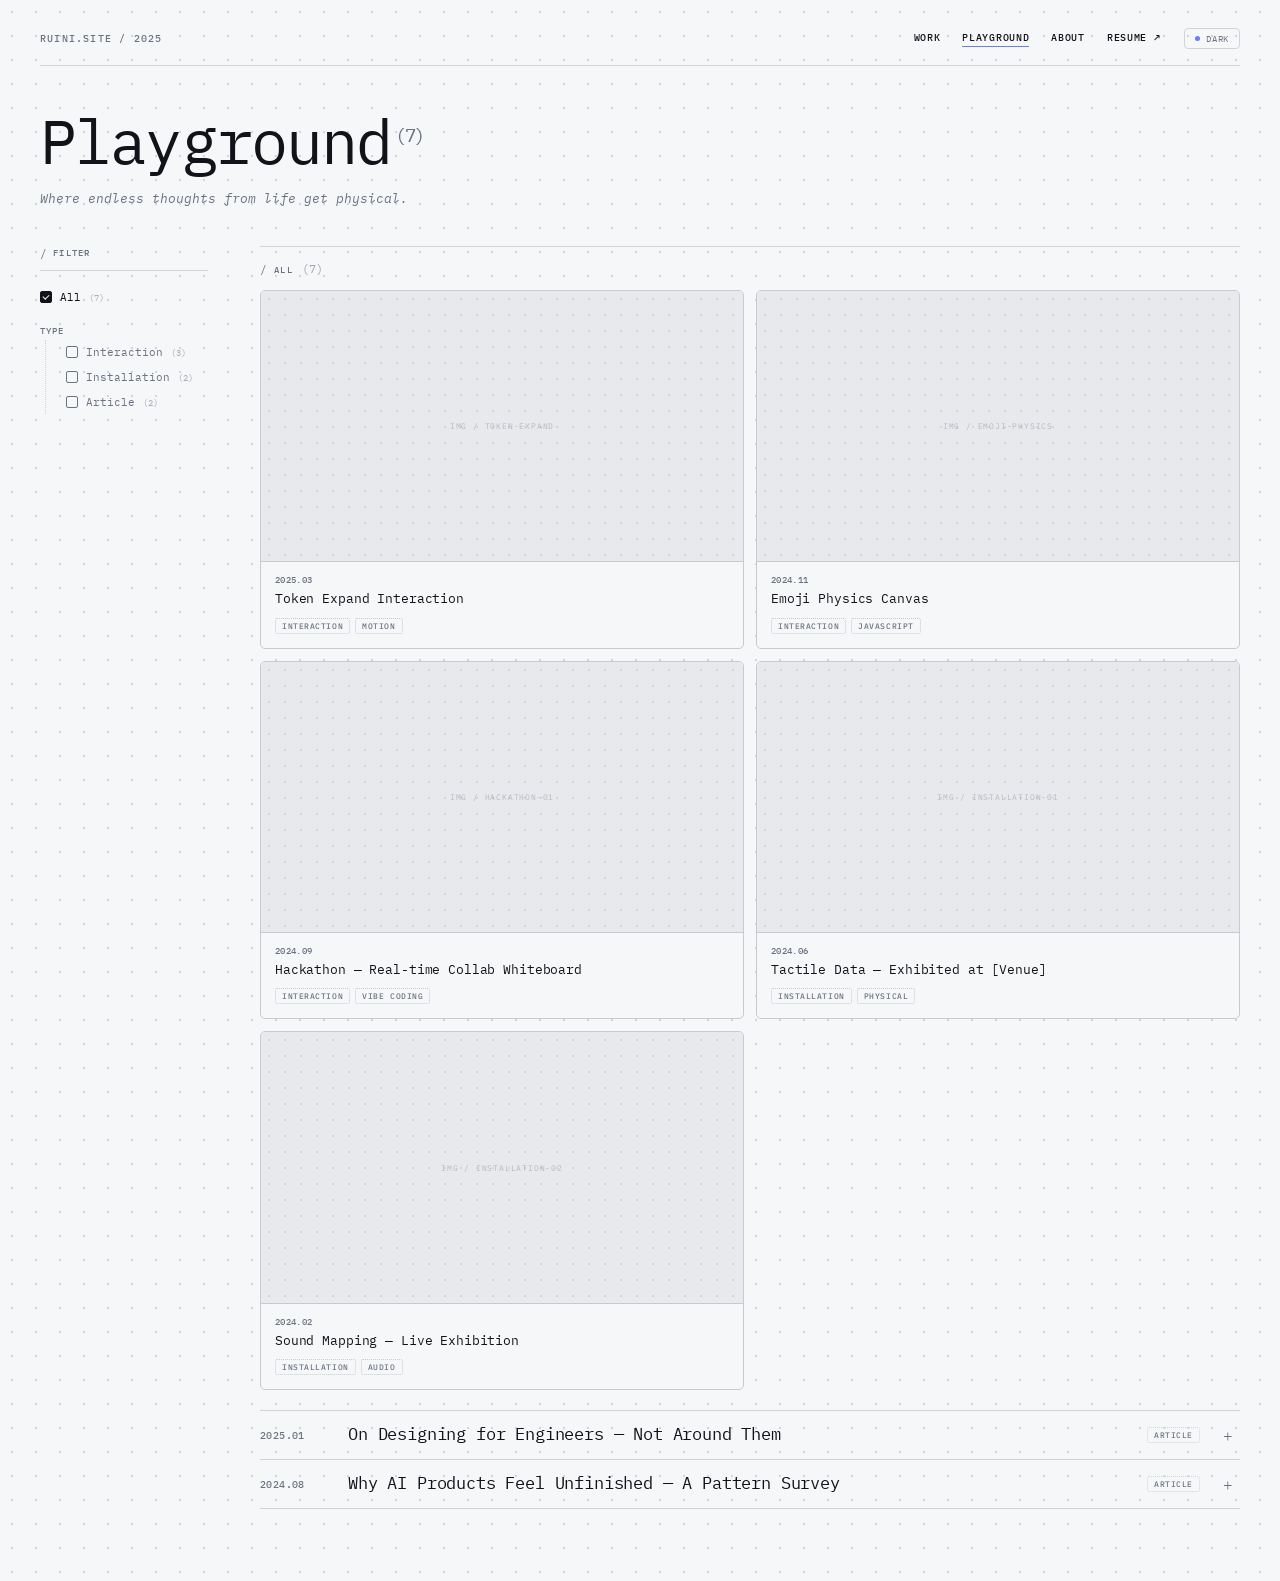
<file: update stuff/ruini_playground_v3.html>
<html lang="en" data-theme="light">
<head>
<link href="https://fonts.googleapis.com/css2?family=IBM+Plex+Mono:ital,wght@0,400;0,500;0,600;1,400&display=swap" rel="stylesheet">
<style>
:root{--font:'IBM Plex Mono',monospace;--ease-spring:cubic-bezier(0.22,1,0.36,1);--ease-out:cubic-bezier(0.16,1,0.3,1)}
[data-theme="light"]{--bg:#F6F7F9;--bg-dot:#D1D5DB;--text-primary:#111318;--text-secondary:#6B7280;--border:#D1D5DB;--border-hover:#6B7280;--accent:#6B7CFF;--card-bg:#F6F7F9;--card-border:#C8CAD0;--card-img-bg:#E8E9EC;--feed-hover-bg:transparent;--feed-hover-text:#111318;--feed-hover-tag-bg:transparent;--feed-hover-tag-text:#6B7280}
[data-theme="dark"]{--bg:#0a0a0a;--bg-dot:rgba(255,255,255,0.06);--text-primary:#ffffff;--text-secondary:rgba(255,255,255,0.4);--border:rgba(255,255,255,0.14);--border-hover:rgba(255,255,255,0.7);--accent:#ffffff;--card-bg:#111318;--card-border:rgba(255,255,255,0.16);--card-img-bg:#1a1c24;--feed-hover-bg:transparent;--feed-hover-text:#fff;--feed-hover-tag-bg:#ffffff;--feed-hover-tag-text:#0a0a0a}
*,*::before,*::after{box-sizing:border-box;margin:0;padding:0}
body{font-family:var(--font);background:var(--bg);background-image:radial-gradient(circle,var(--bg-dot) 1px,transparent 1px);background-size:24px 24px;color:var(--text-primary);-webkit-font-smoothing:antialiased;transition:background-color .35s,color .35s}
.scanlines{position:fixed;inset:0;pointer-events:none;z-index:50;background:linear-gradient(rgba(18,16,16,0) 50%,rgba(0,0,0,0.18) 50%),linear-gradient(90deg,rgba(255,0,0,0.04),rgba(0,255,0,0.015),rgba(0,0,255,0.04));background-size:100% 4px,3px 100%;opacity:0;transition:opacity .35s}
[data-theme="dark"] .scanlines{opacity:1}
.frame{position:fixed;inset:14px;pointer-events:none;z-index:40;border:1px solid rgba(255,255,255,0.05);opacity:0;transition:opacity .35s}
[data-theme="dark"] .frame{opacity:1}
.frame::before,.frame::after{content:'';position:absolute;width:22px;height:22px}
.frame::before{top:-1px;left:-1px;border-top:1.5px solid var(--accent);border-left:1.5px solid var(--accent)}
.frame::after{bottom:-1px;right:-1px;border-bottom:1.5px solid var(--accent);border-right:1.5px solid var(--accent)}
.page{max-width:1440px;margin:0 auto;padding:28px 40px 64px;display:flex;flex-direction:column}

/* Header */
header{display:flex;justify-content:space-between;align-items:center;padding-bottom:16px;border-bottom:1px solid var(--border);transition:border-color .35s;animation:fadeUp .5s var(--ease-out) .05s both}
.header-id{font-size:10px;font-weight:500;letter-spacing:.12em;text-transform:uppercase;color:var(--text-secondary);transition:color .35s}
.header-right{display:flex;align-items:center;gap:24px}
nav{display:flex;gap:22px}
nav a{font-size:10px;font-weight:500;letter-spacing:.07em;text-transform:uppercase;color:var(--text-primary);text-decoration:none;padding-bottom:2px;border-bottom:1px solid transparent;transition:border-color .2s,color .2s}
nav a:hover{border-bottom-color:var(--accent)}
nav a.active{border-bottom-color:var(--accent)}
[data-theme="dark"] nav a:hover{text-shadow:0 0 8px rgba(255,255,255,0.35);border-bottom-color:transparent}
.theme-btn{background:none;border:1px solid var(--border);border-radius:4px;padding:4px 10px;font-family:var(--font);font-size:9px;letter-spacing:.07em;text-transform:uppercase;color:var(--text-secondary);cursor:pointer;display:flex;align-items:center;gap:6px;transition:border-color .2s,color .2s}
.theme-btn:hover{border-color:var(--accent);color:var(--text-primary)}
.dot{width:5px;height:5px;border-radius:50%;background:var(--accent);flex-shrink:0}

/* Page hero */
.pg-hero{padding:44px 0 36px;animation:fadeUp .6s var(--ease-out) .1s both}
.pg-heading{font-size:clamp(36px,5.5vw,62px);font-weight:400;letter-spacing:-.03em;line-height:1.0;color:var(--text-primary);transition:color .35s}
.pg-heading sup{font-size:.3em;vertical-align:super;color:var(--text-secondary);font-weight:400;margin-left:4px}
.pg-desc{font-size:13px;line-height:1.7;color:var(--text-secondary);max-width:420px;padding-top:16px;transition:color .35s;font-style:italic}

/* Layout */
.playground-layout{display:grid;grid-template-columns:168px 1fr;gap:52px;animation:fadeUp .6s var(--ease-out) .18s both}

/* ── Sidebar ── */
.sidebar{position:sticky;top:20px;height:fit-content}

/* Filter header — above the divider */
.filter-header{display:flex;align-items:center;gap:6px;margin-bottom:10px}
.filter-slash{font-size:11px;color:var(--text-secondary);transition:color .35s}
.filter-header-label{font-size:9px;font-weight:500;letter-spacing:.14em;text-transform:uppercase;color:var(--text-secondary);transition:color .35s}

/* Divider between label and items */
.filter-divider{height:1px;background:var(--border);margin-bottom:14px;transition:background .35s}

/* All + filter items live below divider */
.tree{display:flex;flex-direction:column;gap:1px}

.filter-item{display:flex;align-items:center;gap:8px;padding:5px 0;cursor:pointer;user-select:none}
.filter-checkbox{width:12px;height:12px;border:1px solid var(--border-hover);border-radius:2px;flex-shrink:0;display:flex;align-items:center;justify-content:center;transition:background .15s,border-color .15s;position:relative}
/* Check icon via pseudo when checked */
.filter-item.checked .filter-checkbox{background:var(--text-primary);border-color:var(--text-primary)}
.filter-item.checked .filter-checkbox::after{
  content:'';
  display:block;
  width:6px;height:4px;
  border-left:1.5px solid var(--bg);
  border-bottom:1.5px solid var(--bg);
  transform:rotate(-45deg) translate(0.5px,-0.5px);
  flex-shrink:0;
}
.filter-label{font-size:11px;font-weight:400;color:var(--text-secondary);transition:color .15s}
.filter-item:hover .filter-label{color:var(--text-primary)}
.filter-item.checked .filter-label{color:var(--text-primary)}
.filter-count{font-size:9px;color:var(--text-secondary);opacity:.55;margin-left:1px}

/* Type label row — no checkbox, just a label */
.type-label-row{display:flex;align-items:center;gap:8px;padding:5px 0 3px}
.type-indent{display:flex;flex-direction:column;gap:1px;padding-left:20px;border-left:1px dotted var(--border);margin-left:5px;transition:border-color .35s}

/* ── Section header ── */
.section-header{display:flex;align-items:baseline;gap:7px;padding:14px 0;border-top:1px solid var(--border);transition:border-color .35s}
.s-slash{font-size:11px;color:var(--text-secondary);transition:color .35s}
.s-label{font-size:9px;font-weight:500;letter-spacing:.14em;text-transform:uppercase;color:var(--text-secondary);transition:color .35s}
.s-count{font-size:.75em;color:var(--text-secondary);opacity:.6;vertical-align:super;margin-left:2px}

/* ── Cards ── */
.card-grid{display:grid;grid-template-columns:repeat(2,1fr);gap:12px;margin-bottom:20px}

.proj-card{
  background:var(--card-bg);
  border:1px solid var(--card-border);
  border-radius:5px;
  overflow:hidden;
  text-decoration:none;
  color:inherit;
  display:flex;
  flex-direction:column;
  transition:border-color .2s;
  cursor:pointer;
}
/* Light: subtle shadow lift on hover */
[data-theme="light"] .proj-card:hover{border-color:var(--border-hover);box-shadow:0 2px 12px rgba(0,0,0,0.08)}
/* Dark: glow */
[data-theme="dark"] .proj-card:hover{border-color:var(--border-hover);box-shadow:0 0 14px rgba(255,255,255,0.07)}

.card-img{
  width:100%;
  aspect-ratio:16/9;
  background:var(--card-img-bg);
  overflow:hidden;
  display:flex;
  align-items:center;
  justify-content:center;
  /* FIG.2 style: dot grid inside card image area */
  background-image:radial-gradient(circle,var(--bg-dot) 1px,transparent 1px);
  background-size:16px 16px;
  position:relative;
  border-bottom:1px solid var(--card-border);
  transition:border-color .35s;
}
.card-img-placeholder{font-size:8px;letter-spacing:.1em;text-transform:uppercase;color:var(--text-secondary);opacity:.4;font-family:var(--font)}
.card-img img{width:100%;height:100%;object-fit:cover;display:block;transition:transform .4s var(--ease-out);position:absolute;inset:0}
.proj-card:hover .card-img img{transform:scale(1.04)}

/* Body: no background tint */
.card-body{padding:12px 14px 14px;display:flex;flex-direction:column;gap:5px;background:transparent}
.card-date{font-size:9px;font-weight:500;color:var(--text-secondary);letter-spacing:.04em;transition:color .35s}
.card-title{font-size:13px;font-weight:400;color:var(--text-primary);letter-spacing:-.01em;line-height:1.35;transition:color .35s}
.card-tags{display:flex;flex-wrap:wrap;gap:5px;margin-top:5px}
.card-tag{font-size:8px;font-weight:500;letter-spacing:.07em;text-transform:uppercase;color:var(--text-secondary);border:1px dotted var(--card-border);border-radius:2px;padding:2px 6px;transition:border-color .2s,color .2s}
.proj-card:hover .card-tag{border-color:var(--border-hover)}

/* ── Feed (Article) ── */
.feed-section{margin-bottom:8px}
.feed-item{border-top:1px solid var(--border);transition:border-color .35s}
.feed-item:last-child{border-bottom:1px solid var(--border)}

/* Light hover: standard text brightening */
.feed-row{display:grid;grid-template-columns:72px 1fr auto 24px;align-items:center;gap:16px;padding:14px 0;cursor:pointer;border-radius:3px;transition:background .15s;padding-left:4px;padding-right:4px;margin:0 -4px}
.feed-row:hover .feed-date,.feed-row:hover .feed-title,.feed-row:hover .feed-expand{color:var(--text-primary)}

/* Dark hover: tag area inverts, rest white */
[data-theme="dark"] .feed-row:hover .feed-date,
[data-theme="dark"] .feed-row:hover .feed-title,
[data-theme="dark"] .feed-row:hover .feed-expand{color:#ffffff}
[data-theme="dark"] .feed-item:hover .feed-tag{
  background:#ffffff;
  color:#0a0a0a;
  border-color:#ffffff;
  border-style:solid;
}

.feed-date{font-size:10px;font-weight:500;color:var(--text-secondary);letter-spacing:.04em;transition:color .2s;white-space:nowrap}
.feed-title{font-size:clamp(13px,1.3vw,17px);font-weight:400;color:var(--text-primary);letter-spacing:-.01em;transition:color .2s;line-height:1.2}
.feed-tag{font-size:8px;font-weight:500;letter-spacing:.07em;text-transform:uppercase;color:var(--text-secondary);border:1px dotted var(--border);border-radius:2px;padding:2px 6px;white-space:nowrap;transition:background .2s,color .2s,border-color .2s}
.feed-expand{font-size:16px;font-weight:300;color:var(--text-secondary);text-align:center;transition:color .2s,transform .25s var(--ease-out);user-select:none;line-height:1}
.feed-item.open .feed-expand{transform:rotate(45deg)}
.feed-body{display:grid;grid-template-rows:0fr;transition:grid-template-rows .38s var(--ease-out)}
.feed-item.open .feed-body{grid-template-rows:1fr}
.feed-body-inner{overflow:hidden}
.feed-body-content{padding:4px 4px 20px;display:grid;grid-template-columns:1fr auto;gap:20px;align-items:start}
.feed-summary{font-size:13px;line-height:1.75;color:var(--text-secondary);max-width:480px;transition:color .35s}
.feed-meta{display:flex;flex-direction:column;align-items:flex-end;gap:8px}
.feed-topics{display:flex;flex-wrap:wrap;gap:5px;justify-content:flex-end}
.feed-topic{font-size:8px;font-weight:500;letter-spacing:.07em;text-transform:uppercase;color:var(--text-secondary);border:1px dotted var(--border);border-radius:2px;padding:2px 6px}
.feed-cta{display:inline-flex;align-items:center;gap:5px;font-size:9px;font-weight:500;letter-spacing:.06em;text-transform:uppercase;color:var(--text-primary);text-decoration:none;border:1px solid var(--border);border-radius:999px;padding:6px 12px;transition:border-color .2s,background .2s}
.feed-cta::after{content:'↗';font-size:.85em}
.feed-cta:hover{border-color:var(--accent)}
[data-theme="dark"] .feed-cta:hover{border-color:rgba(255,255,255,.6)}

.empty-state{padding:48px 0;color:var(--text-secondary);font-size:11px;letter-spacing:.06em;text-transform:uppercase;opacity:.5;display:none}

@keyframes fadeUp{from{opacity:0;transform:translateY(8px)}to{opacity:1;transform:translateY(0)}}
@media(prefers-reduced-motion:reduce){header,.pg-hero,.playground-layout{animation:none}}
</style>
</head>
<body>
<div class="scanlines" aria-hidden="true"></div>
<div class="frame" aria-hidden="true"></div>
<div class="page">

  <header>
    <div class="header-id" id="header-id">ruini.site / 2025</div>
    <div class="header-right">
      <nav>
        <a href="#">Work</a>
        <a href="#" class="active">Playground</a>
        <a href="#">About</a>
        <a href="#">Resume ↗</a>
      </nav>
      <button class="theme-btn" id="theme-btn">
        <span class="dot"></span><span id="theme-label">Dark</span>
      </button>
    </div>
  </header>

  <div class="pg-hero">
    <h1 class="pg-heading">Playground<sup id="total-count">(7)</sup></h1>
    <p class="pg-desc">Where endless thoughts from life get physical.</p>
  </div>

  <div class="playground-layout">

    <!-- Sidebar -->
    <aside class="sidebar">
      <!-- Label ABOVE divider -->
      <div class="filter-header">
        <span class="filter-slash">/</span>
        <span class="filter-header-label">Filter</span>
      </div>
      <div class="filter-divider"></div>

      <!-- All + Type group BELOW divider -->
      <div class="tree">

        <!-- All -->
        <div class="filter-item checked" data-type="all">
          <div class="filter-checkbox"></div>
          <span class="filter-label">All <span class="filter-count" id="count-all">(7)</span></span>
        </div>

        <!-- Type label (no checkbox, no arrow) -->
        <div class="type-label-row" style="margin-top:10px">
          <span style="font-size:9px;font-weight:500;letter-spacing:.1em;text-transform:uppercase;color:var(--text-secondary);">Type</span>
        </div>

        <!-- Indented children -->
        <div class="type-indent">
          <div class="filter-item" data-type="interaction">
            <div class="filter-checkbox"></div>
            <span class="filter-label">Interaction <span class="filter-count">(3)</span></span>
          </div>
          <div class="filter-item" data-type="installation">
            <div class="filter-checkbox"></div>
            <span class="filter-label">Installation <span class="filter-count">(2)</span></span>
          </div>
          <div class="filter-item" data-type="article">
            <div class="filter-checkbox"></div>
            <span class="filter-label">Article <span class="filter-count">(2)</span></span>
          </div>
        </div>

      </div>
    </aside>

    <!-- Main content -->
    <div class="main-col">

      <div class="section-header">
        <span class="s-slash">/</span>
        <span class="s-label" id="section-label">All</span>
        <span class="s-count" id="section-count">(7)</span>
      </div>

      <!-- Cards: Interaction + Installation -->
      <div class="card-grid" id="card-grid">

        <a class="proj-card" data-type="interaction" href="#">
          <div class="card-img"><div class="card-img-placeholder">img / token-expand</div></div>
          <div class="card-body">
            <span class="card-date">2025.03</span>
            <span class="card-title">Token Expand Interaction</span>
            <div class="card-tags"><span class="card-tag">Interaction</span><span class="card-tag">Motion</span></div>
          </div>
        </a>

        <a class="proj-card" data-type="interaction" href="#">
          <div class="card-img"><div class="card-img-placeholder">img / emoji-physics</div></div>
          <div class="card-body">
            <span class="card-date">2024.11</span>
            <span class="card-title">Emoji Physics Canvas</span>
            <div class="card-tags"><span class="card-tag">Interaction</span><span class="card-tag">JavaScript</span></div>
          </div>
        </a>

        <a class="proj-card" data-type="interaction" href="#">
          <div class="card-img"><div class="card-img-placeholder">img / hackathon-01</div></div>
          <div class="card-body">
            <span class="card-date">2024.09</span>
            <span class="card-title">Hackathon — Real-time Collab Whiteboard</span>
            <div class="card-tags"><span class="card-tag">Interaction</span><span class="card-tag">Vibe coding</span></div>
          </div>
        </a>

        <a class="proj-card" data-type="installation" href="#">
          <div class="card-img"><div class="card-img-placeholder">img / installation-01</div></div>
          <div class="card-body">
            <span class="card-date">2024.06</span>
            <span class="card-title">Tactile Data — Exhibited at [Venue]</span>
            <div class="card-tags"><span class="card-tag">Installation</span><span class="card-tag">Physical</span></div>
          </div>
        </a>

        <a class="proj-card" data-type="installation" href="#">
          <div class="card-img"><div class="card-img-placeholder">img / installation-02</div></div>
          <div class="card-body">
            <span class="card-date">2024.02</span>
            <span class="card-title">Sound Mapping — Live Exhibition</span>
            <div class="card-tags"><span class="card-tag">Installation</span><span class="card-tag">Audio</span></div>
          </div>
        </a>

      </div>

      <!-- Feed: Article -->
      <div class="feed-section" id="feed-section">
        <div class="feed" id="feed">

          <div class="feed-item" data-type="article">
            <div class="feed-row">
              <span class="feed-date">2025.01</span>
              <span class="feed-title">On Designing for Engineers — Not Around Them</span>
              <span class="feed-tag">Article</span>
              <span class="feed-expand">+</span>
            </div>
            <div class="feed-body"><div class="feed-body-inner"><div class="feed-body-content">
              <p class="feed-summary">Engineers think in systems, edge cases, and constraints. When designers ignore this, the handoff breaks. This is about what changes when you design with that knowledge from day one.</p>
              <div class="feed-meta">
                <div class="feed-topics"><span class="feed-topic">Process</span><span class="feed-topic">Engineering</span><span class="feed-topic">Collaboration</span></div>
                <a class="feed-cta" href="#">Read</a>
              </div>
            </div></div></div>
          </div>

          <div class="feed-item" data-type="article">
            <div class="feed-row">
              <span class="feed-date">2024.08</span>
              <span class="feed-title">Why AI Products Feel Unfinished — A Pattern Survey</span>
              <span class="feed-tag">Article</span>
              <span class="feed-expand">+</span>
            </div>
            <div class="feed-body"><div class="feed-body-inner"><div class="feed-body-content">
              <p class="feed-summary">Most AI products share the same UX debt: streaming states that feel broken, uncertainty not communicated, and multi-step flows that lose the user halfway.</p>
              <div class="feed-meta">
                <div class="feed-topics"><span class="feed-topic">AI UX</span><span class="feed-topic">Research</span><span class="feed-topic">Patterns</span></div>
                <a class="feed-cta" href="#">Read</a>
              </div>
            </div></div></div>
          </div>

        </div>
      </div>

      <div class="empty-state" id="empty-state">— Nothing here yet —</div>

    </div>
  </div>
</div>

<script>
(function(){
  const html=document.documentElement,btn=document.getElementById('theme-btn'),lbl=document.getElementById('theme-label'),hid=document.getElementById('header-id');
  function applyTheme(t){
    html.dataset.theme=t;
    lbl.textContent=t==='dark'?'Light':'Dark';
    hid.textContent=t==='dark'?'[ SYS.V_01 ]':'ruini.site / 2025';
  }
  applyTheme('light');
  btn.addEventListener('click',()=>applyTheme(html.dataset.theme==='dark'?'light':'dark'));

  /* Feed expand */
  document.querySelectorAll('.feed-item').forEach(item=>{
    item.querySelector('.feed-row').addEventListener('click',()=>{
      const wasOpen=item.classList.contains('open');
      document.querySelectorAll('.feed-item.open').forEach(i=>i.classList.remove('open'));
      if(!wasOpen)item.classList.add('open');
    });
  });

  /* Multi-select filter */
  const filterItems=document.querySelectorAll('.filter-item');
  const allItem=document.querySelector('[data-type="all"]');
  let activeTypes=new Set(['all']);

  function renderContent(){
    const showAll=activeTypes.has('all');
    const cards=document.querySelectorAll('.proj-card');
    const feedItems=document.querySelectorAll('.feed-item');
    let visible=0;
    let anyCard=false,anyFeed=false;

    cards.forEach(card=>{
      const show=showAll||activeTypes.has(card.dataset.type);
      card.style.display=show?'':'none';
      if(show){visible++;anyCard=true;}
    });
    document.getElementById('card-grid').style.display=anyCard?'':'none';

    feedItems.forEach(item=>{
      const show=showAll||activeTypes.has(item.dataset.type);
      item.style.display=show?'':'none';
      if(show){visible++;anyFeed=true;}
    });
    document.getElementById('feed-section').style.display=anyFeed?'':'none';

    document.getElementById('empty-state').style.display=visible===0?'block':'none';
    document.getElementById('section-count').textContent=`(${visible})`;
    document.getElementById('total-count').textContent=`(${visible})`;

    const labels=[...activeTypes].filter(t=>t!=='all');
    const sl=document.getElementById('section-label');
    sl.textContent=showAll||!labels.length?'All':labels.map(l=>l.charAt(0).toUpperCase()+l.slice(1)).join(' + ');
  }

  filterItems.forEach(item=>{
    item.addEventListener('click',()=>{
      const type=item.dataset.type;
      if(type==='all'){
        activeTypes=new Set(['all']);
        filterItems.forEach(fi=>fi.classList.remove('checked'));
        allItem.classList.add('checked');
      } else {
        if(activeTypes.has('all')){activeTypes.delete('all');allItem.classList.remove('checked');}
        if(activeTypes.has(type)){
          activeTypes.delete(type);
          item.classList.remove('checked');
          if(activeTypes.size===0){activeTypes.add('all');allItem.classList.add('checked');}
        } else {
          activeTypes.add(type);
          item.classList.add('checked');
        }
      }
      renderContent();
    });
  });

  renderContent();
})();
</script>
</body>
</html>
</file>
<file: css/tokens.css>
@font-face {
  font-family: 'Departure Mono';
  src: url('../Assets/system/fonts/DepartureMono-Regular.woff2') format('woff2');
  font-weight: 400;
  font-style: normal;
}

:root {
  --font: 'IBM Plex Mono', monospace;
  --ease-spring: cubic-bezier(0.22, 1, 0.36, 1);
  --ease-out: cubic-bezier(0.16, 1, 0.3, 1);
  --dur-slow: 500ms;
  --radius: 16px;
}
[data-theme="light"], :root {
  --bg: #F6F7F9; --bg-dot: rgba(0, 0, 0, 0.035);
  --text-primary: #111318; --text-secondary: #6B7280;
  --border: #E5E7EB; --border-hover: #9CA3AF;
  --token-bg: rgba(17,19,24,0.04); --token-hover: rgba(17,19,24,0.08);
  --token-active-bg: rgba(17,19,24,0.06); --token-active-text: #111318;
  --token-exp-color: #6B7CFF; --accent: #6B7CFF; --img-bg: #1c1e26;
  --radius: 16px;
}
[data-theme="dark"] {
  --bg: #0a0a0a; --bg-dot: rgba(255,255,255,0.06);
  --text-primary: #ffffff; --text-secondary: rgba(255,255,255,0.4);
  --border: rgba(255,255,255,0.14); --border-hover: rgba(255,255,255,0.7);
  --token-bg: transparent; --token-hover: rgba(255,255,255,0.07);
  --token-active-bg: #ffffff; --token-active-text: #0a0a0a;
  --token-exp-color: #6B7CFF; --accent: #ffffff; --img-bg: #111318;
  --radius: 16px;
}
</file>
<file: Assets/system/css/playground-detail.css>
/* Playground Detail System */
:root {
  --radius: 16px;
}

.detail-layout {
  display: grid;
  grid-template-columns: 240px 1fr;
  gap: 80px;
  margin-top: 80px;
  animation: fadeUp .6s var(--ease-out) both;
}

/* Sidebar */
.detail-sidebar {
  position: sticky;
  top: 32px;
  height: fit-content;
  display: flex;
  flex-direction: column;
  gap: 48px;
}

.back-link {
  font-size: 10px;
  font-weight: 500;
  text-transform: uppercase;
  color: var(--text-secondary);
  text-decoration: none;
  display: flex;
  align-items: center;
  gap: 6px;
  transition: color .2s;
}

.back-link:hover {
  color: var(--text-primary);
}

/* Meta Data */
.meta-group {
  display: flex;
  flex-direction: column;
  gap: 24px;
}

.meta-item {
  display: flex;
  flex-direction: column;
  gap: 6px;
}

.meta-label {
  font-size: 9px;
  font-weight: 500;
  letter-spacing: .12em;
  text-transform: uppercase;
  color: var(--text-secondary);
  opacity: .7;
}

.meta-val {
  font-size: 12px;
  line-height: 1.5;
  color: var(--text-primary);
  font-weight: 400;
}

.meta-tags {
  display: flex;
  flex-wrap: wrap;
  gap: 6px;
}

.meta-tag {
  font-size: 9px;
  border: 1px dotted var(--border);
  padding: 2px 8px;
  border-radius: 4px;
  text-transform: uppercase;
  letter-spacing: .05em;
  color: var(--text-secondary);
}

/* Main Content */
.detail-main {
  display: flex;
  flex-direction: column;
  gap: 64px;
}

.detail-header {
  display: flex;
  flex-direction: column;
  gap: 16px;
}

.detail-title {
  font-size: clamp(32px, 4vw, 48px);
  font-weight: 400;
  letter-spacing: -0.02em;
  line-height: 1.1;
}

.detail-summary {
  font-size: 16px;
  line-height: 1.6;
  color: var(--text-secondary);
  max-width: 600px;
  font-style: italic;
}

/* Gallery System */
.pg-gallery {
  display: flex;
  flex-direction: column;
  gap: 40px;
  padding-bottom: 80px;
}

.pg-media-hero, .pg-media-item {
  width: 100%;
  background: rgba(255,255,255,0.03);
  border: 1px solid var(--border);
  border-radius: var(--radius);
  overflow: hidden;
  position: relative;
  transition: border-color .3s;
  /* Kill inline spacer */
  line-height: 0; 
  height: fit-content;
}

.pg-media-hero:hover, .pg-media-item:hover {
  border-color: var(--border-hover);
}

.pg-media-hero img, 
.pg-media-hero video,
.pg-media-item img, 
.pg-media-item video {
  width: 100%;
  height: auto;
  display: block;
  border-radius: calc(var(--radius) - 1px);
}

/* Ensure no background bleed if not loading */
img[src=""] { display: none; }

/* Dynamic Grid Row */
.pg-media-grid {
  display: grid;
  grid-template-columns: repeat(2, 1fr);
  gap: 24px;
  align-items: start; /* Don't stretch row height */
}

/* Staggered or varied spans */
.pg-media-grid.staggered .pg-item-large {
  grid-column: span 2;
}

/* Responsive */
@media (max-width: 960px) {
  .detail-layout {
    grid-template-columns: 1fr;
    gap: 48px;
  }
  .detail-sidebar {
    position: static;
  }
}

@media (max-width: 768px) {
  .detail-layout {
    margin-top: 40px;
    gap: 32px;
  }
  .detail-sidebar {
    gap: 24px;
  }
  .detail-title {
    font-size: clamp(24px, 6vw, 36px);
  }
  .detail-summary {
    font-size: 14px;
  }
  .detail-main {
    gap: 32px;
  }
  .pg-gallery {
    gap: 20px;
    padding-bottom: 40px;
  }
  .pg-media-grid {
    grid-template-columns: 1fr;
    gap: 12px;
  }
  .meta-val {
    font-size: 11px;
  }
  .meta-label {
    font-size: 8px;
  }
  .meta-tag {
    font-size: 8px;
    padding: 2px 6px;
  }
}

@keyframes fadeUp {
  from { opacity: 0; transform: translateY(12px); }
  to { opacity: 1; transform: translateY(0); }
}
</file>
<file: css/global-ui.css>
/* Global Header Styles */
header {
  display: flex;
  justify-content: space-between;
  align-items: center;
  padding-top: 12px;
  padding-bottom: 12px;
  transition: border-color .35s;
  animation: fadeUp .5s var(--ease-out) .05s both;
}

.header-logo-link {
  display: flex;
  align-items: center;
  transition: opacity .2s;
}

.header-logo-link:hover {
  opacity: 0.7;
}

.logo-img {
  height: 26px;
  width: auto;
  display: block;
  transition: filter .35s;
}

[data-theme="dark"] .logo-img {
  filter: invert(1) hue-rotate(180deg);
}

.header-right {
  display: flex;
  align-items: center;
  gap: 32px;
}

nav {
  display: flex;
  gap: 28px;
}

nav a {
  font-size: 13px;
  font-weight: 500;
  letter-spacing: .07em;
  text-transform: uppercase;
  color: var(--text-primary);
  text-decoration: none;
  padding-bottom: 2px;
  border-bottom: 1px solid transparent;
  transition: border-color .2s, color .2s, text-shadow .2s;
}

nav a:hover, nav a.active {
  border-bottom-color: var(--accent);
}

[data-theme="dark"] nav a:hover {
  text-shadow: 0 0 10px rgba(255, 255, 255, 0.35);
  border-bottom-color: transparent;
}

.theme-btn {
  background: none;
  border: none;
  padding: 4px;
  cursor: pointer;
  display: flex;
  align-items: center;
  justify-content: center;
  color: var(--text-primary);
  transition: color .2s, transform .2s;
}

.theme-btn:hover {
  color: var(--text-secondary);
  transform: scale(1.1);
}

.cat-icon {
  height: 26px;
  width: auto;
  display: block;
}

/* Global Footer Styles */
.global-footer {
  border-top: 1px solid var(--border);
  padding: 60px 0 40px;
  margin-top: 80px;
  transition: border-color 0.35s;
}
.footer-top {
  margin-bottom: 24px;
}
.footer-connect {
  font-size: clamp(24px, 3vw, 36px);
  letter-spacing: -0.02em;
  color: var(--text-primary);
  text-decoration: none;
  position: relative;
  display: inline-block;
  overflow: hidden;
  padding: 4px 8px;
  margin-left: -8px;
  transition: color 0.3s cubic-bezier(0.76, 0, 0.24, 1);
  z-index: 1;
}
.footer-connect::before {
  content: "";
  position: absolute;
  top: 0; left: 0; width: 100%; height: 100%;
  background: var(--text-primary);
  transform: translateX(-101%);
  transition: transform 0.3s cubic-bezier(0.76, 0, 0.24, 1);
  z-index: -1;
}
.footer-connect:hover::before {
  transform: translateX(0);
}
.footer-connect:hover {
  color: var(--bg);
}
.footer-status-line {
  display: inline-flex;
  align-items: center;
  gap: 10px;
  font-size: 9px;
  font-weight: 500;
  color: var(--text-secondary);
  letter-spacing: 0.05em;
  text-transform: uppercase;
  padding: 6px 14px;
  border: 1px dotted var(--border);
  border-radius: 999px;
  margin-bottom: 4px;
}
.status-indicator {
  display: flex;
  align-items: center;
  gap: 8px;
}
.pulse-dot {
  width: 5px;
  height: 5px;
  border-radius: 50%;
  background: var(--accent);
  box-shadow: 0 0 6px var(--accent);
  animation: pulse 2s infinite ease-in-out;
}
@keyframes pulse {
  0% { opacity: 0.4; transform: scale(0.8); box-shadow: 0 0 4px var(--accent); }
  50% { opacity: 1; transform: scale(1.2); box-shadow: 0 0 10px var(--accent); }
  100% { opacity: 0.4; transform: scale(0.8); box-shadow: 0 0 4px var(--accent); }
}
.footer-bottom {
  display: flex;
  justify-content: space-between;
  align-items: flex-end;
  font-size: 13px;
  font-weight: 500;
  letter-spacing: 0.05em;
  text-transform: uppercase;
  color: var(--text-secondary);
  flex-wrap: wrap;
  gap: 20px;
}
.footer-bottom-left {
  display: flex;
  flex-direction: column;
  gap: 10px;
  align-items: flex-start;
}
.footer-links {
  display: flex;
  gap: 24px;
  flex-wrap: wrap;
}
.footer-links a {
  color: var(--text-secondary);
  text-decoration: none;
  transition: color 0.2s;
}
.footer-links a:hover {
  color: var(--text-primary);
}
@media(max-width: 768px) {
  header {
    padding-top: 8px;
    padding-bottom: 8px;
  }
  .logo-img {
    height: 20px;
  }
  .header-right {
    gap: 16px;
  }
  nav {
    gap: 14px;
  }
  nav a {
    font-size: 11px;
    letter-spacing: .04em;
  }
  .cat-icon {
    height: 20px;
  }
  .theme-btn {
    padding: 6px;
  }
  .global-footer {
    padding: 40px 0 28px;
    margin-top: 48px;
  }
  .footer-top {
    margin-bottom: 16px;
  }
  .footer-connect {
    font-size: clamp(20px, 5vw, 28px);
  }
  .footer-status-line {
    font-size: 8px;
    padding: 4px 10px;
    gap: 6px;
  }
  .footer-bottom {
    flex-direction: column;
    align-items: flex-start;
    font-size: 11px;
    gap: 16px;
  }
  .footer-links {
    gap: 16px;
  }
}

@media(max-width: 420px) {
  nav {
    gap: 10px;
  }
  nav a {
    font-size: 10px;
  }
  .header-right {
    gap: 10px;
  }
}
</file>
